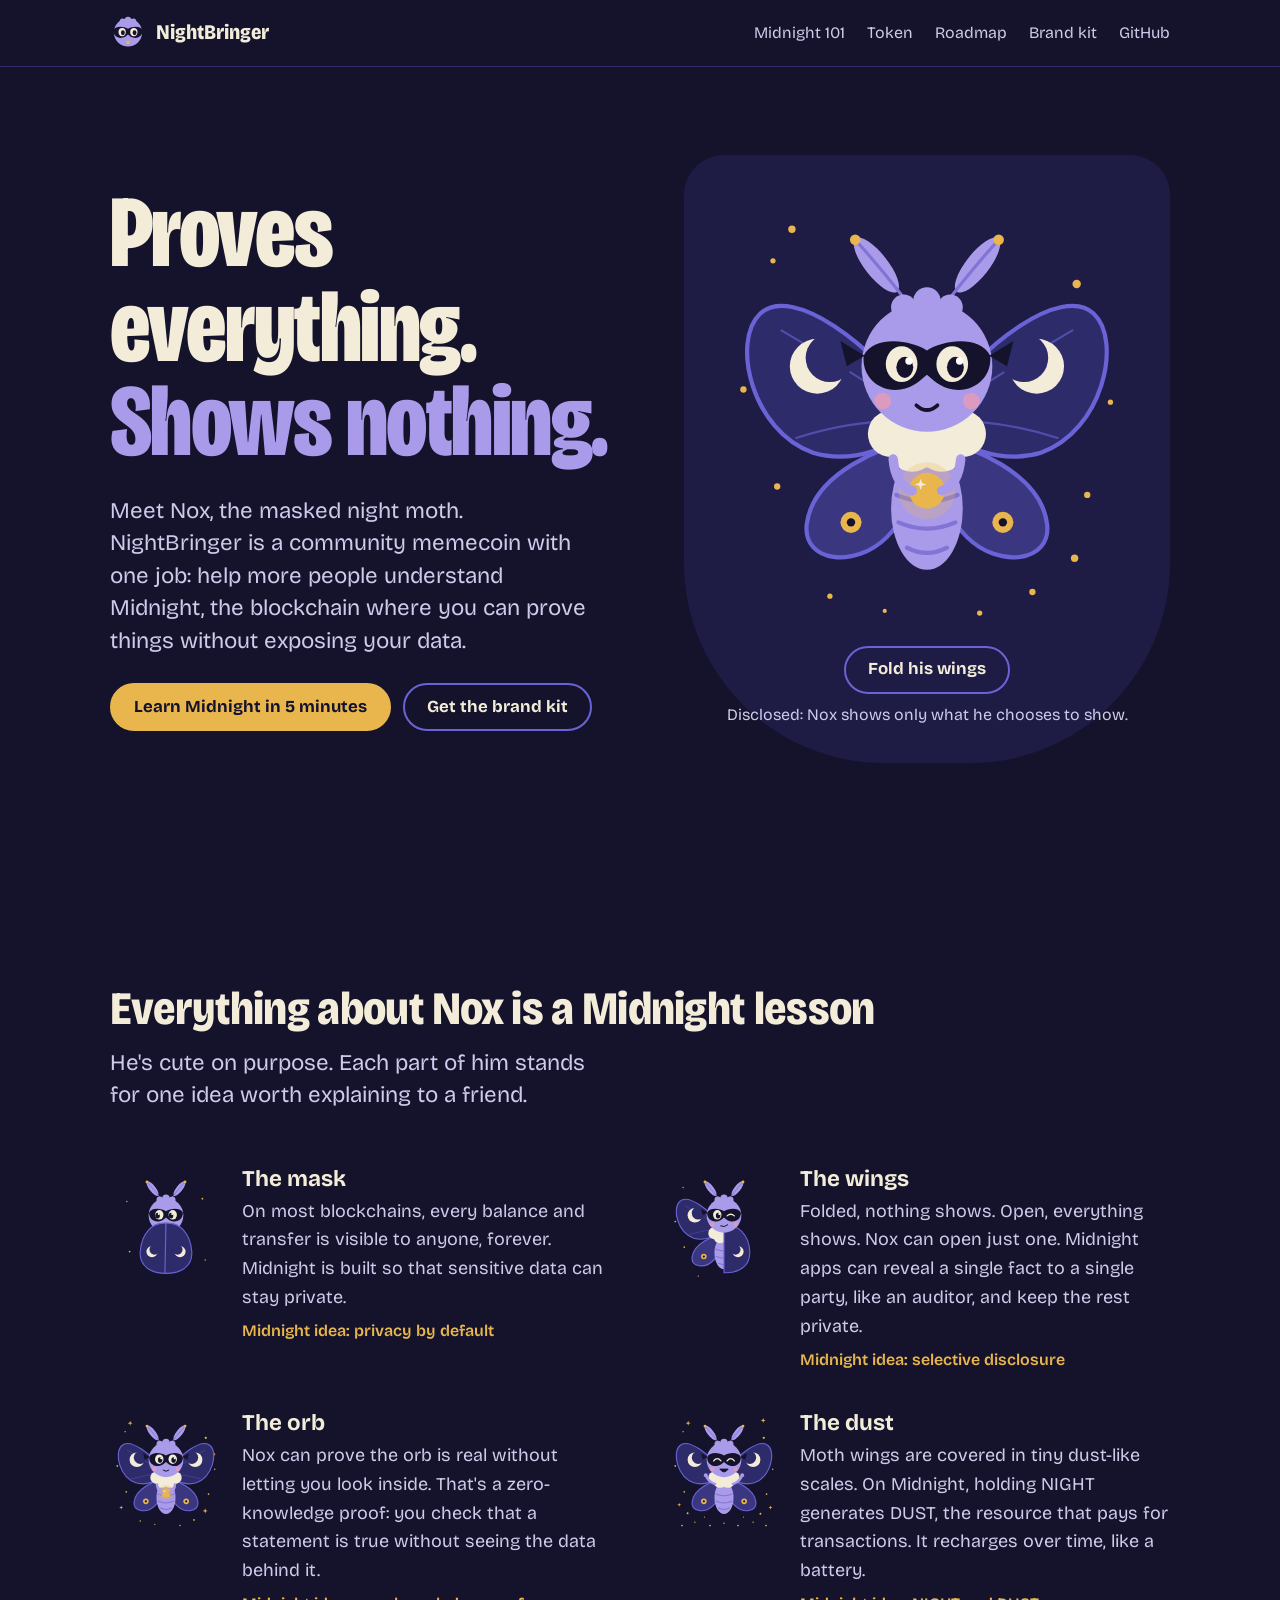
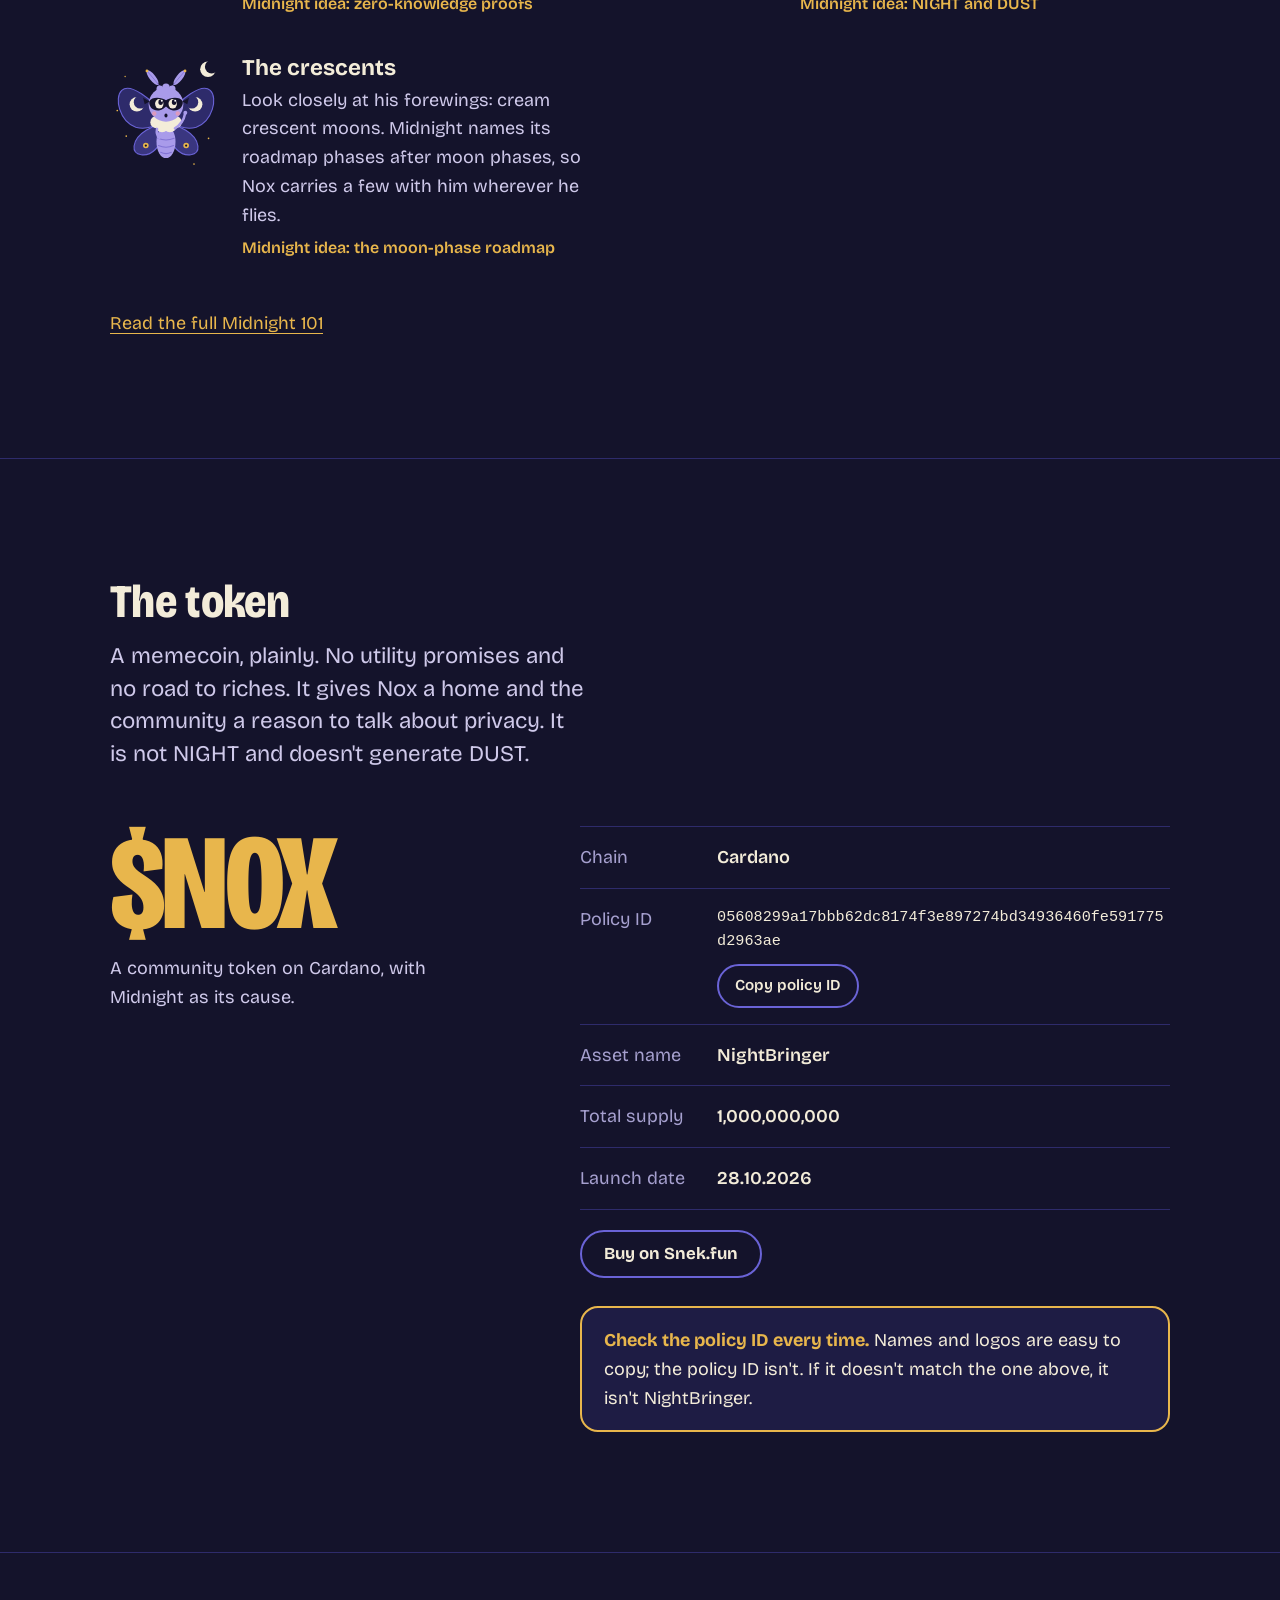
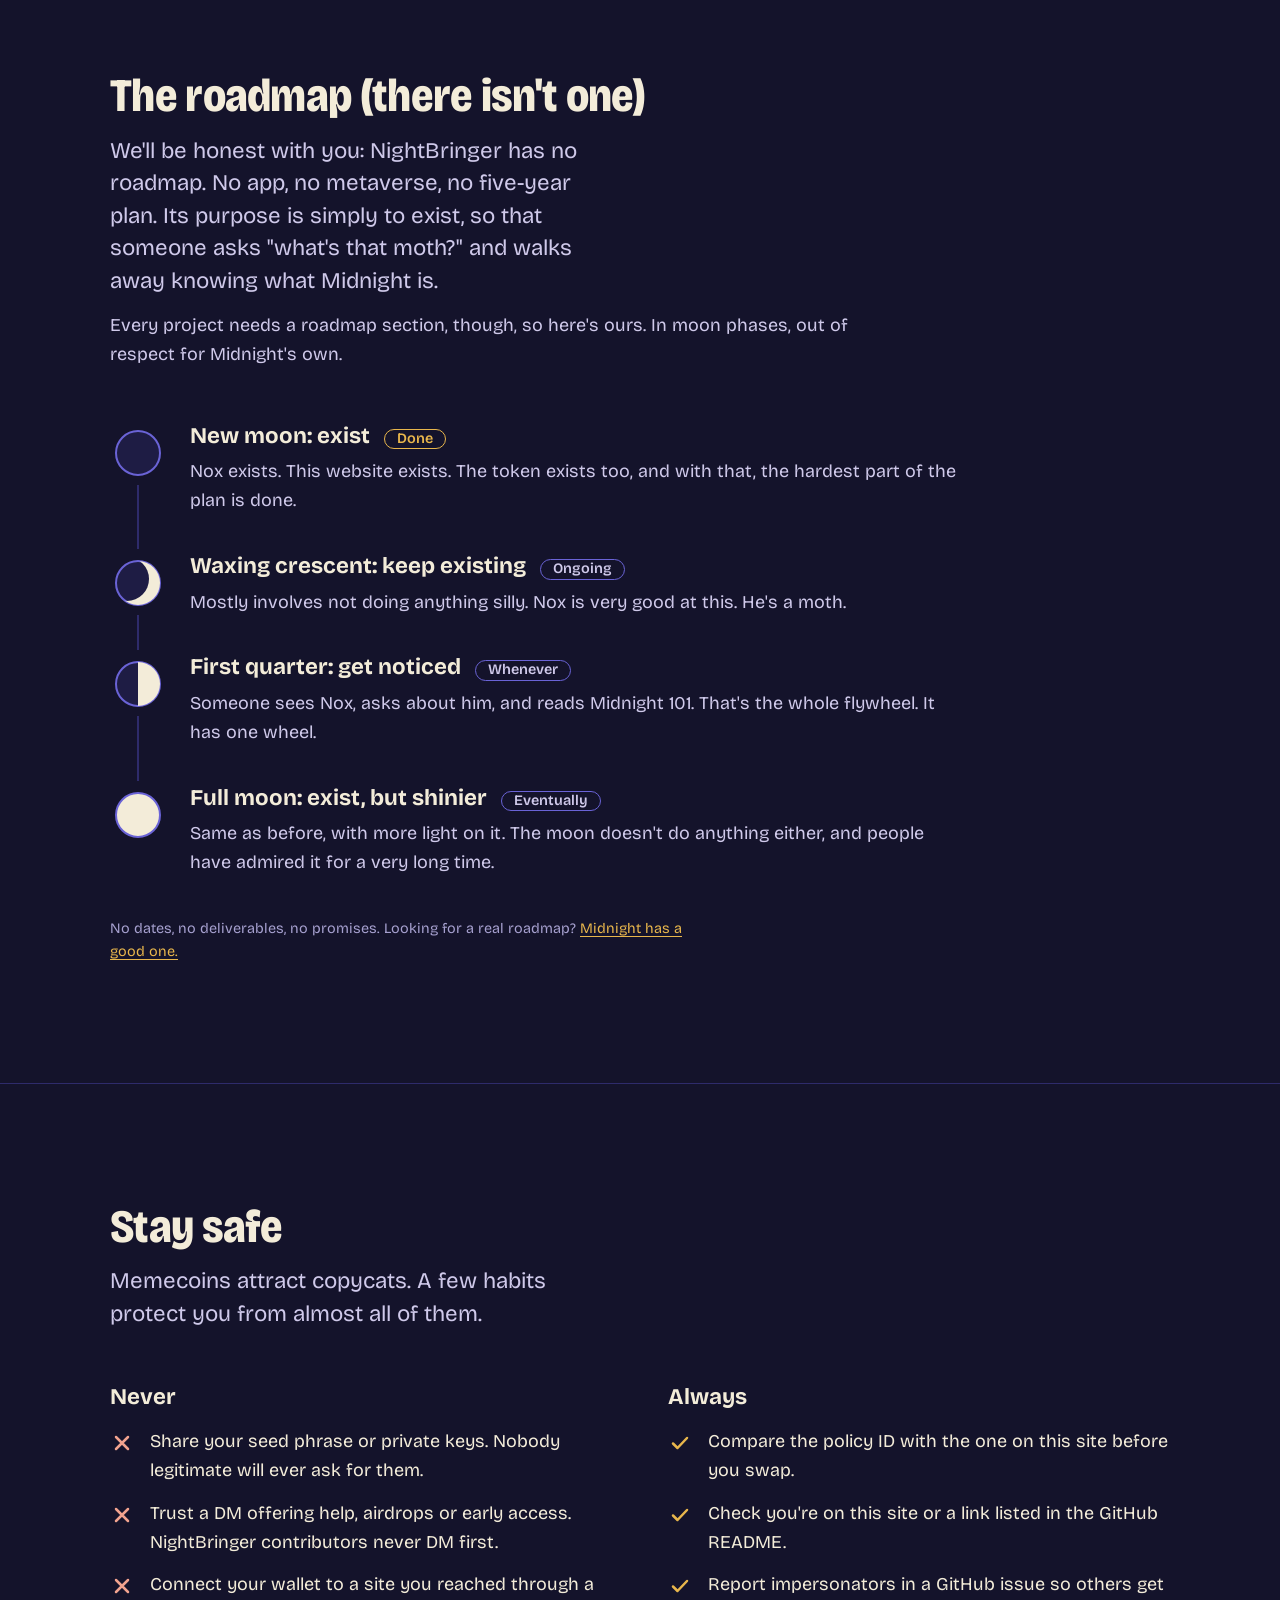
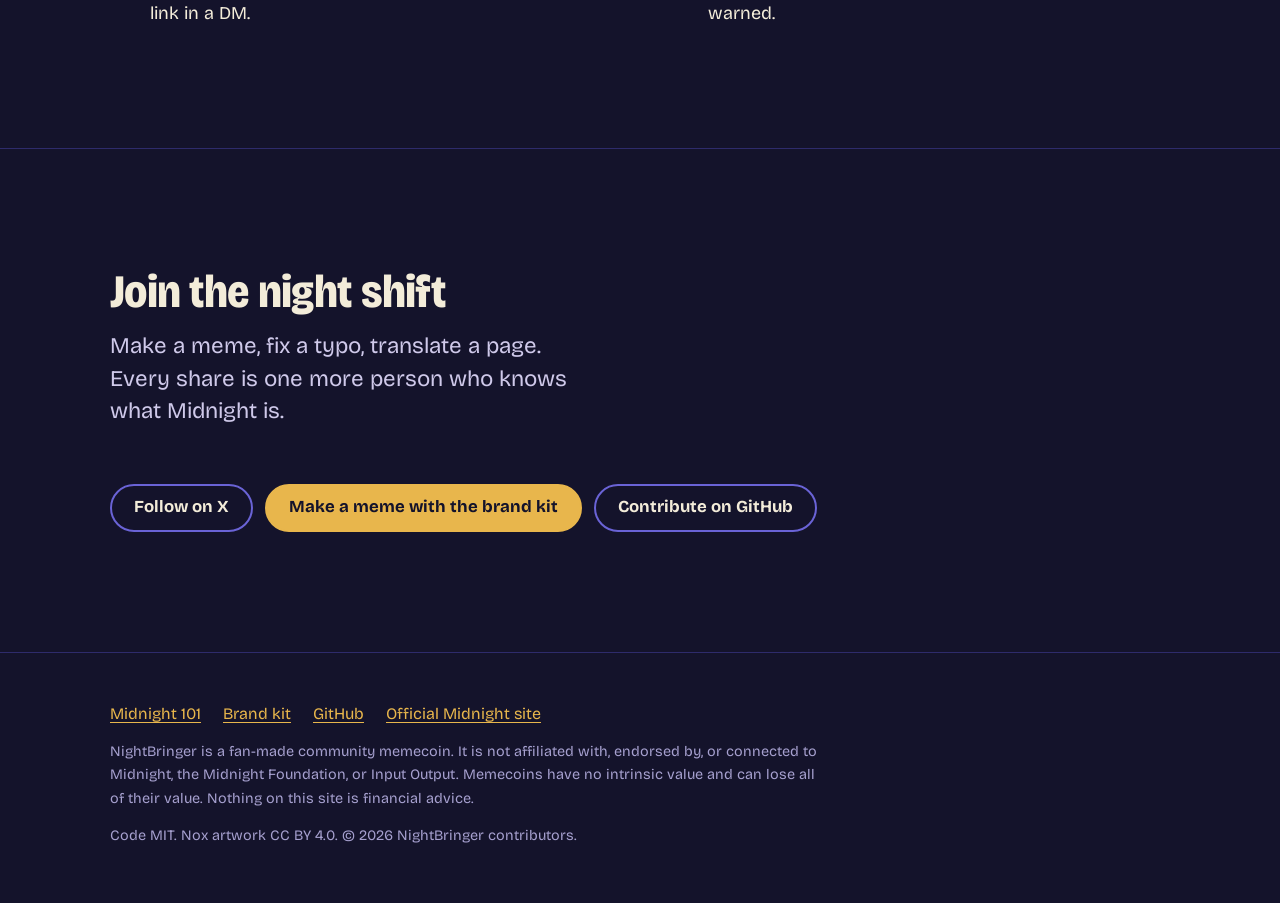
<file: site/index.html>
<!doctype html>
<html lang="en">
<head>
<meta charset="utf-8">
<meta name="viewport" content="width=device-width, initial-scale=1">
<title>NightBringer: home of Nox, the masked night moth</title>
<meta name="description" content="NightBringer is a community memecoin with one job: help more people understand Midnight, the privacy blockchain where you prove things without exposing your data.">
<meta name="theme-color" content="#14132B">
<link rel="icon" href="assets/brand/favicon.svg" type="image/svg+xml">
<link rel="canonical" href="https://nox-on-midnight.github.io/nox/index.html">
<meta property="og:type" content="website">
<meta property="og:title" content="NightBringer: Proves everything. Shows nothing.">
<meta property="og:description" content="Meet Nox, the masked night moth, and learn what Midnight is in five minutes.">
<meta property="og:url" content="https://nox-on-midnight.github.io/nox/index.html">
<meta property="og:image" content="https://nox-on-midnight.github.io/nox/assets/og.png">
<meta name="twitter:card" content="summary_large_image">
<link rel="preconnect" href="https://fonts.googleapis.com">
<link rel="preconnect" href="https://fonts.gstatic.com" crossorigin>
<link rel="stylesheet" href="https://fonts.googleapis.com/css2?family=Bricolage+Grotesque:opsz,wdth,wght@12..96,75..100,400..800&display=swap">
<link rel="stylesheet" href="assets/css/style.css">
</head>
<body>
<a class="skip" href="#main">Skip to content</a>

<header class="site-header">
  <div class="wrap">
    <a class="brand" href="index.html"><img src="assets/brand/favicon.svg" alt="" width="36" height="36">NightBringer</a>
    <nav class="site-nav" aria-label="Main">
      <ul>
        <li><a href="midnight.html">Midnight 101</a></li>
        <li><a href="#token">Token</a></li>
        <li><a href="#roadmap">Roadmap</a></li>
        <li><a href="brand.html">Brand kit</a></li>
        <li><a data-link="github" href="#" hidden>GitHub</a></li>
      </ul>
    </nav>
  </div>
</header>

<main id="main">

<section class="hero" aria-labelledby="hero-title">
  <div class="wrap">
    <div class="hero-copy">
      <h1 id="hero-title">Proves everything. <span>Shows nothing.</span></h1>
      <p class="lede">Meet Nox, the masked night moth. NightBringer is a community memecoin with one job: help more people understand Midnight, the blockchain where you can prove things without exposing your data.</p>
      <div class="actions">
        <a class="btn btn-primary" href="midnight.html">Learn Midnight in 5 minutes</a>
        <a class="btn" href="brand.html">Get the brand kit</a>
      </div>
    </div>

    <div class="stage">
      <svg id="nox" class="nox" viewBox="0 0 400 420" role="img" aria-labelledby="nox-title">
        <title id="nox-title">Nox, a plump lavender moth in a dark mask, holding a glowing golden orb</title>
        <g class="dust" fill="#E8B64C">
          <circle cx="58" cy="284" r="3"/><circle cx="342" cy="92" r="4"/><circle cx="352" cy="292" r="3"/><circle cx="54" cy="70" r="2.5"/><circle cx="300" cy="384" r="3"/><circle cx="108" cy="388" r="2.5"/><circle cx="374" cy="204" r="2.5"/><circle cx="26" cy="192" r="3"/><circle cx="160" cy="402" r="2"/><circle cx="250" cy="404" r="2.5"/><circle cx="72" cy="40" r="3.5"/><circle cx="340" cy="352" r="3.5"/>
        </g>
        <g class="wings">
          <path d="M192 238 C160 246 92 270 86 320 C82 356 132 362 162 332 C182 312 192 282 196 256 Z" fill="#3A3680" stroke="#6A63D6" stroke-width="4" stroke-linejoin="round"/>
          <path d="M208 238 C240 246 308 270 314 320 C318 356 268 362 238 332 C218 312 208 282 204 256 Z" fill="#3A3680" stroke="#6A63D6" stroke-width="4" stroke-linejoin="round"/>
          <circle cx="128" cy="318" r="10" fill="#E8B64C"/><circle cx="128" cy="318" r="4" fill="#14132B"/>
          <circle cx="272" cy="318" r="10" fill="#E8B64C"/><circle cx="272" cy="318" r="4" fill="#14132B"/>
          <path d="M190 210 C150 150 72 92 42 120 C14 146 34 232 92 252 C132 264 170 244 190 228 Z" fill="#2E2B6B" stroke="#6A63D6" stroke-width="4" stroke-linejoin="round"/>
          <path d="M210 210 C250 150 328 92 358 120 C386 146 366 232 308 252 C268 264 230 244 210 228 Z" fill="#2E2B6B" stroke="#6A63D6" stroke-width="4" stroke-linejoin="round"/>
          <g stroke="#6A63D6" stroke-width="2" fill="none" stroke-linecap="round" opacity=".6">
            <path d="M186 214 Q124 172 62 136"/><path d="M186 222 Q132 220 76 238"/>
            <path d="M214 214 Q276 172 338 136"/><path d="M214 222 Q268 220 324 238"/>
          </g>
          <circle cx="96" cy="170" r="26" fill="#F3ECD9"/><circle cx="108" cy="162" r="23" fill="#2E2B6B"/>
          <circle cx="304" cy="170" r="26" fill="#F3ECD9"/><circle cx="292" cy="162" r="23" fill="#2E2B6B"/>
        </g>
        <g class="body">
          <ellipse cx="200" cy="305" rx="34" ry="58" fill="#A99BEA"/>
          <g stroke="#8274D4" stroke-width="4" fill="none" stroke-linecap="round">
            <path d="M171 292 Q200 304 229 292"/><path d="M173 318 Q200 330 227 318"/><path d="M181 342 Q200 352 219 342"/>
          </g>
          <g fill="#F3ECD9">
            <circle cx="166" cy="234" r="22"/><circle cx="234" cy="234" r="22"/><circle cx="186" cy="246" r="24"/><circle cx="214" cy="246" r="24"/><circle cx="200" cy="240" r="26"/>
          </g>
          <circle cx="200" cy="288" r="27" fill="#E8B64C" opacity=".25"/>
          <circle cx="200" cy="288" r="17" fill="#E8B64C"/>
          <path d="M0 -9L2.2 -2.2L9 0L2.2 2.2L0 9L-2.2 2.2L-9 0L-2.2 -2.2Z" transform="translate(194 282) scale(.6)" fill="#F3ECD9"/>
          <path d="M168 258 Q170 282 186 288" stroke="#A99BEA" stroke-width="9" fill="none" stroke-linecap="round"/>
          <path d="M232 258 Q230 282 214 288" stroke="#A99BEA" stroke-width="9" fill="none" stroke-linecap="round"/>
        </g>
        <g class="head">
          <ellipse cx="152" cy="74" rx="11" ry="32" transform="rotate(-38 152 74)" fill="#A99BEA"/>
          <ellipse cx="248" cy="74" rx="11" ry="32" transform="rotate(38 248 74)" fill="#A99BEA"/>
          <path d="M186 116 Q166 88 132 50" stroke="#8274D4" stroke-width="3" fill="none" stroke-linecap="round"/>
          <path d="M214 116 Q234 88 268 50" stroke="#8274D4" stroke-width="3" fill="none" stroke-linecap="round"/>
          <circle cx="132" cy="50" r="5" fill="#E8B64C"/><circle cx="268" cy="50" r="5" fill="#E8B64C"/>
          <g fill="#A99BEA">
            <circle cx="178" cy="114" r="12"/><circle cx="200" cy="108" r="13"/><circle cx="222" cy="114" r="12"/>
            <circle cx="200" cy="170" r="62"/>
          </g>
          <g fill="#14132B">
            <path d="M141 160 L118 146 L124 170 Z"/><path d="M259 160 L282 146 L276 170 Z"/>
            <path d="M140 160 C150 140 185 145 200 155 C215 145 250 140 260 160 C262 180 245 195 225 192 C212 190 205 182 200 178 C195 182 188 190 175 192 C155 195 138 180 140 160 Z"/>
          </g>
          <ellipse cx="176" cy="168" rx="15" ry="17" fill="#F3ECD9"/><ellipse cx="224" cy="168" rx="15" ry="17" fill="#F3ECD9"/>
          <g class="pupils">
            <ellipse cx="179" cy="171" rx="8" ry="10" fill="#14132B"/><ellipse cx="227" cy="171" rx="8" ry="10" fill="#14132B"/>
            <circle cx="183" cy="165" r="3.5" fill="#FFFFFF"/><circle cx="231" cy="165" r="3.5" fill="#FFFFFF"/>
          </g>
          <circle cx="158" cy="203" r="8" fill="#E99AB4" opacity=".8"/><circle cx="242" cy="203" r="8" fill="#E99AB4" opacity=".8"/>
          <path d="M190 207 Q200 216 210 207" stroke="#14132B" stroke-width="3.5" fill="none" stroke-linecap="round"/>
        </g>
        <g class="cloak">
          <path d="M200 198 C150 194 112 236 108 300 C104 352 146 380 204 378 Z" fill="#2E2B6B" stroke="#6A63D6" stroke-width="4" stroke-linejoin="round"/>
          <path d="M200 198 C250 194 288 236 292 300 C296 352 254 380 196 378 Z" fill="#2E2B6B" stroke="#6A63D6" stroke-width="4" stroke-linejoin="round"/>
          <circle cx="150" cy="300" r="20" fill="#F3ECD9"/><circle cx="159" cy="293" r="18" fill="#2E2B6B"/>
          <circle cx="250" cy="300" r="20" fill="#F3ECD9"/><circle cx="241" cy="293" r="18" fill="#2E2B6B"/>
        </g>
      </svg>
      <div class="stage-controls">
        <button id="wing-toggle" class="btn" type="button" aria-pressed="false" aria-describedby="nox-caption">Fold his wings</button>
        <p id="nox-caption" class="stage-caption" aria-live="polite">Disclosed: Nox shows only what he chooses to show.</p>
      </div>
    </div>
  </div>
</section>

<section class="section" id="why-nox" aria-labelledby="why-title">
  <div class="wrap">
    <div class="section-head">
      <h2 id="why-title">Everything about Nox is a Midnight lesson</h2>
      <p class="lede">He's cute on purpose. Each part of him stands for one idea worth explaining to a friend.</p>
    </div>
    <ul class="traits">
      <li class="trait">
        <img src="assets/brand/nox-shielded.svg" alt="" width="112" height="118" loading="lazy">
        <div>
          <h3>The mask</h3>
          <p>On most blockchains, every balance and transfer is visible to anyone, forever. Midnight is built so that sensitive data can stay private.</p>
          <span class="means">Midnight idea: privacy by default</span>
        </div>
      </li>
      <li class="trait">
        <img src="assets/brand/nox-selective-disclosure.svg" alt="" width="112" height="118" loading="lazy">
        <div>
          <h3>The wings</h3>
          <p>Folded, nothing shows. Open, everything shows. Nox can open just one. Midnight apps can reveal a single fact to a single party, like an auditor, and keep the rest private.</p>
          <span class="means">Midnight idea: selective disclosure</span>
        </div>
      </li>
      <li class="trait">
        <img src="assets/brand/nox.svg" alt="" width="112" height="118" loading="lazy">
        <div>
          <h3>The orb</h3>
          <p>Nox can prove the orb is real without letting you look inside. That's a zero-knowledge proof: you check that a statement is true without seeing the data behind it.</p>
          <span class="means">Midnight idea: zero-knowledge proofs</span>
        </div>
      </li>
      <li class="trait">
        <img src="assets/brand/nox-dust-drop.svg" alt="" width="112" height="118" loading="lazy">
        <div>
          <h3>The dust</h3>
          <p>Moth wings are covered in tiny dust-like scales. On Midnight, holding NIGHT generates DUST, the resource that pays for transactions. It recharges over time, like a battery.</p>
          <span class="means">Midnight idea: NIGHT and DUST</span>
        </div>
      </li>
      <li class="trait">
        <img src="assets/brand/nox-wen-moon.svg" alt="" width="112" height="118" loading="lazy">
        <div>
          <h3>The crescents</h3>
          <p>Look closely at his forewings: cream crescent moons. Midnight names its roadmap phases after moon phases, so Nox carries a few with him wherever he flies.</p>
          <span class="means">Midnight idea: the moon-phase roadmap</span>
        </div>
      </li>
    </ul>
    <p style="margin-top: 48px"><a href="midnight.html">Read the full Midnight 101</a></p>
  </div>
</section>

<section class="section" id="token" aria-labelledby="token-title">
  <div class="wrap">
    <div class="section-head">
      <h2 id="token-title">The token</h2>
      <p class="lede">A memecoin, plainly. No utility promises and no road to riches. It gives Nox a home and the community a reason to talk about privacy. It is not NIGHT and doesn't generate DUST.</p>
    </div>
    <div class="token">
      <div>
        <p class="ticker" data-config="ticker" data-fallback="$???">$???</p>
        <p class="muted" style="margin-top: 12px">A community token on <span data-config="chain" data-fallback="Cardano">Cardano</span>, with Midnight as its cause.</p>
      </div>
      <div>
        <dl class="specs">
          <dt>Chain</dt><dd data-config="chain">Cardano</dd>
          <dt>Policy ID</dt>
          <dd>
            <div class="policy">
              <code data-config="policyId">Not announced yet</code>
              <button class="copy-btn" type="button" data-copy-config="policyId" data-copy-label="Policy ID">Copy policy ID</button>
            </div>
          </dd>
          <dt>Asset name</dt><dd data-config="assetName" data-fallback="Same as the ticker">Same as the ticker</dd>
          <dt>Total supply</dt><dd data-config="totalSupply">Not announced yet</dd>
          <dt>Launch date</dt><dd data-config="launchDate">Not announced yet</dd>
        </dl>
        <p class="actions" style="margin-top: 20px">
          <a class="btn" data-link="explorer" href="#" hidden>View on explorer</a>
          <a class="btn" data-link="dex" href="#" hidden>Buy on Snek.fun</a>
        </p>
        <div class="notice" data-if-not-launched>
          <strong>Not launched yet.</strong> Any token using the NightBringer name or Nox right now is not ours. The policy ID will appear here and in the GitHub README at the same moment.
        </div>
        <div class="notice" data-if-launched hidden>
          <strong>Check the policy ID every time.</strong> Names and logos are easy to copy; the policy ID isn't. If it doesn't match the one above, it isn't NightBringer.
        </div>
      </div>
    </div>
  </div>
</section>

<section class="section" id="roadmap" aria-labelledby="roadmap-title">
  <div class="wrap">
    <div class="section-head">
      <h2 id="roadmap-title">The roadmap (there isn't one)</h2>
      <p class="lede">We'll be honest with you: NightBringer has no roadmap. No app, no metaverse, no five-year plan. Its purpose is simply to exist, so that someone asks "what's that moth?" and walks away knowing what Midnight is.</p>
      <p class="muted">Every project needs a roadmap section, though, so here's ours. In moon phases, out of respect for Midnight's own.</p>
    </div>
    <ol class="phases">
      <li class="phase">
        <svg viewBox="0 0 56 56" aria-hidden="true"><circle cx="28" cy="28" r="22" fill="#1E1C44" stroke="#6A63D6" stroke-width="2"/></svg>
        <div>
          <h3>New moon: exist <span class="status done">Done</span></h3>
          <p>Nox exists. This website exists. The token exists too, and with that, the hardest part of the plan is done.</p>
        </div>
      </li>
      <li class="phase">
        <svg viewBox="0 0 56 56" aria-hidden="true">
          <defs><mask id="m-crescent"><rect width="56" height="56" fill="#fff"/><circle cx="17" cy="24" r="22" fill="#000"/></mask></defs>
          <circle cx="28" cy="28" r="22" fill="#1E1C44" stroke="#6A63D6" stroke-width="2"/>
          <circle cx="28" cy="28" r="22" fill="#F3ECD9" mask="url(#m-crescent)"/>
        </svg>
        <div>
          <h3>Waxing crescent: keep existing <span class="status">Ongoing</span></h3>
          <p>Mostly involves not doing anything silly. Nox is very good at this. He's a moth.</p>
        </div>
      </li>
      <li class="phase">
        <svg viewBox="0 0 56 56" aria-hidden="true">
          <circle cx="28" cy="28" r="22" fill="#1E1C44" stroke="#6A63D6" stroke-width="2"/>
          <path d="M28 6 A22 22 0 0 1 28 50 Z" fill="#F3ECD9"/>
        </svg>
        <div>
          <h3>First quarter: get noticed <span class="status">Whenever</span></h3>
          <p>Someone sees Nox, asks about him, and reads Midnight 101. That's the whole flywheel. It has one wheel.</p>
        </div>
      </li>
      <li class="phase">
        <svg viewBox="0 0 56 56" aria-hidden="true"><circle cx="28" cy="28" r="22" fill="#F3ECD9" stroke="#6A63D6" stroke-width="2"/></svg>
        <div>
          <h3>Full moon: exist, but shinier <span class="status">Eventually</span></h3>
          <p>Same as before, with more light on it. The moon doesn't do anything either, and people have admired it for a very long time.</p>
        </div>
      </li>
    </ol>
    <p class="small">No dates, no deliverables, no promises. Looking for a real roadmap? <a href="midnight.html#roadmap">Midnight has a good one.</a></p>
  </div>
</section>

<section class="section" id="safety" aria-labelledby="safety-title">
  <div class="wrap">
    <div class="section-head">
      <h2 id="safety-title">Stay safe</h2>
      <p class="lede">Memecoins attract copycats. A few habits protect you from almost all of them.</p>
    </div>
    <div class="safety">
      <div>
        <h3>Never</h3>
        <ul class="rule-list never">
          <li><svg viewBox="0 0 24 24" fill="none" stroke="currentColor" stroke-width="2.5" stroke-linecap="round" aria-hidden="true"><path d="M6 6l12 12M18 6L6 18"/></svg><span>Share your seed phrase or private keys. Nobody legitimate will ever ask for them.</span></li>
          <li><svg viewBox="0 0 24 24" fill="none" stroke="currentColor" stroke-width="2.5" stroke-linecap="round" aria-hidden="true"><path d="M6 6l12 12M18 6L6 18"/></svg><span>Trust a DM offering help, airdrops or early access. NightBringer contributors never DM first.</span></li>
          <li><svg viewBox="0 0 24 24" fill="none" stroke="currentColor" stroke-width="2.5" stroke-linecap="round" aria-hidden="true"><path d="M6 6l12 12M18 6L6 18"/></svg><span>Connect your wallet to a site you reached through a link in a DM.</span></li>
        </ul>
      </div>
      <div>
        <h3>Always</h3>
        <ul class="rule-list always">
          <li><svg viewBox="0 0 24 24" fill="none" stroke="currentColor" stroke-width="2.5" stroke-linecap="round" stroke-linejoin="round" aria-hidden="true"><path d="M5 12.5l4.5 4.5L19 7"/></svg><span>Compare the policy ID with the one on this site before you swap.</span></li>
          <li><svg viewBox="0 0 24 24" fill="none" stroke="currentColor" stroke-width="2.5" stroke-linecap="round" stroke-linejoin="round" aria-hidden="true"><path d="M5 12.5l4.5 4.5L19 7"/></svg><span>Check you're on this site or a link listed in the GitHub README.</span></li>
          <li><svg viewBox="0 0 24 24" fill="none" stroke="currentColor" stroke-width="2.5" stroke-linecap="round" stroke-linejoin="round" aria-hidden="true"><path d="M5 12.5l4.5 4.5L19 7"/></svg><span>Report impersonators in a GitHub issue so others get warned.</span></li>
        </ul>
      </div>
    </div>
  </div>
</section>

<section class="section" id="community" aria-labelledby="community-title">
  <div class="wrap">
    <div class="section-head">
      <h2 id="community-title">Join the night shift</h2>
      <p class="lede">Make a meme, fix a typo, translate a page. Every share is one more person who knows what Midnight is.</p>
    </div>
    <ul class="channels">
      <li hidden><a class="btn" data-link="x" data-channel href="#">Follow on X</a></li>
      <li hidden><a class="btn" data-link="telegram" data-channel href="#">Join Telegram</a></li>
      <li hidden><a class="btn" data-link="discord" data-channel href="#">Join Discord</a></li>
      <li><a class="btn btn-primary" href="brand.html">Make a meme with the brand kit</a></li>
      <li hidden><a class="btn" data-link="github" href="#">Contribute on GitHub</a></li>
    </ul>
    <p class="muted" style="margin-top: 20px" data-if-no-channels>Official channels will be listed here at launch. Until then, any account claiming to be NightBringer isn't us.</p>
  </div>
</section>

</main>

<footer class="site-footer">
  <div class="wrap">
    <ul class="footer-links">
      <li><a href="midnight.html">Midnight 101</a></li>
      <li><a href="brand.html">Brand kit</a></li>
      <li><a data-link="github" href="#" hidden>GitHub</a></li>
      <li><a href="https://midnight.network">Official Midnight site</a></li>
    </ul>
    <p>NightBringer is a fan-made community memecoin. It is not affiliated with, endorsed by, or connected to Midnight, the Midnight Foundation, or Input Output. Memecoins have no intrinsic value and can lose all of their value. Nothing on this site is financial advice.</p>
    <p>Code MIT. Nox artwork CC BY 4.0. © <span data-year>2026</span> NightBringer contributors.</p>
  </div>
</footer>

<script src="assets/js/config.js"></script>
<script src="assets/js/main.js"></script>
</body>
</html>
</file>
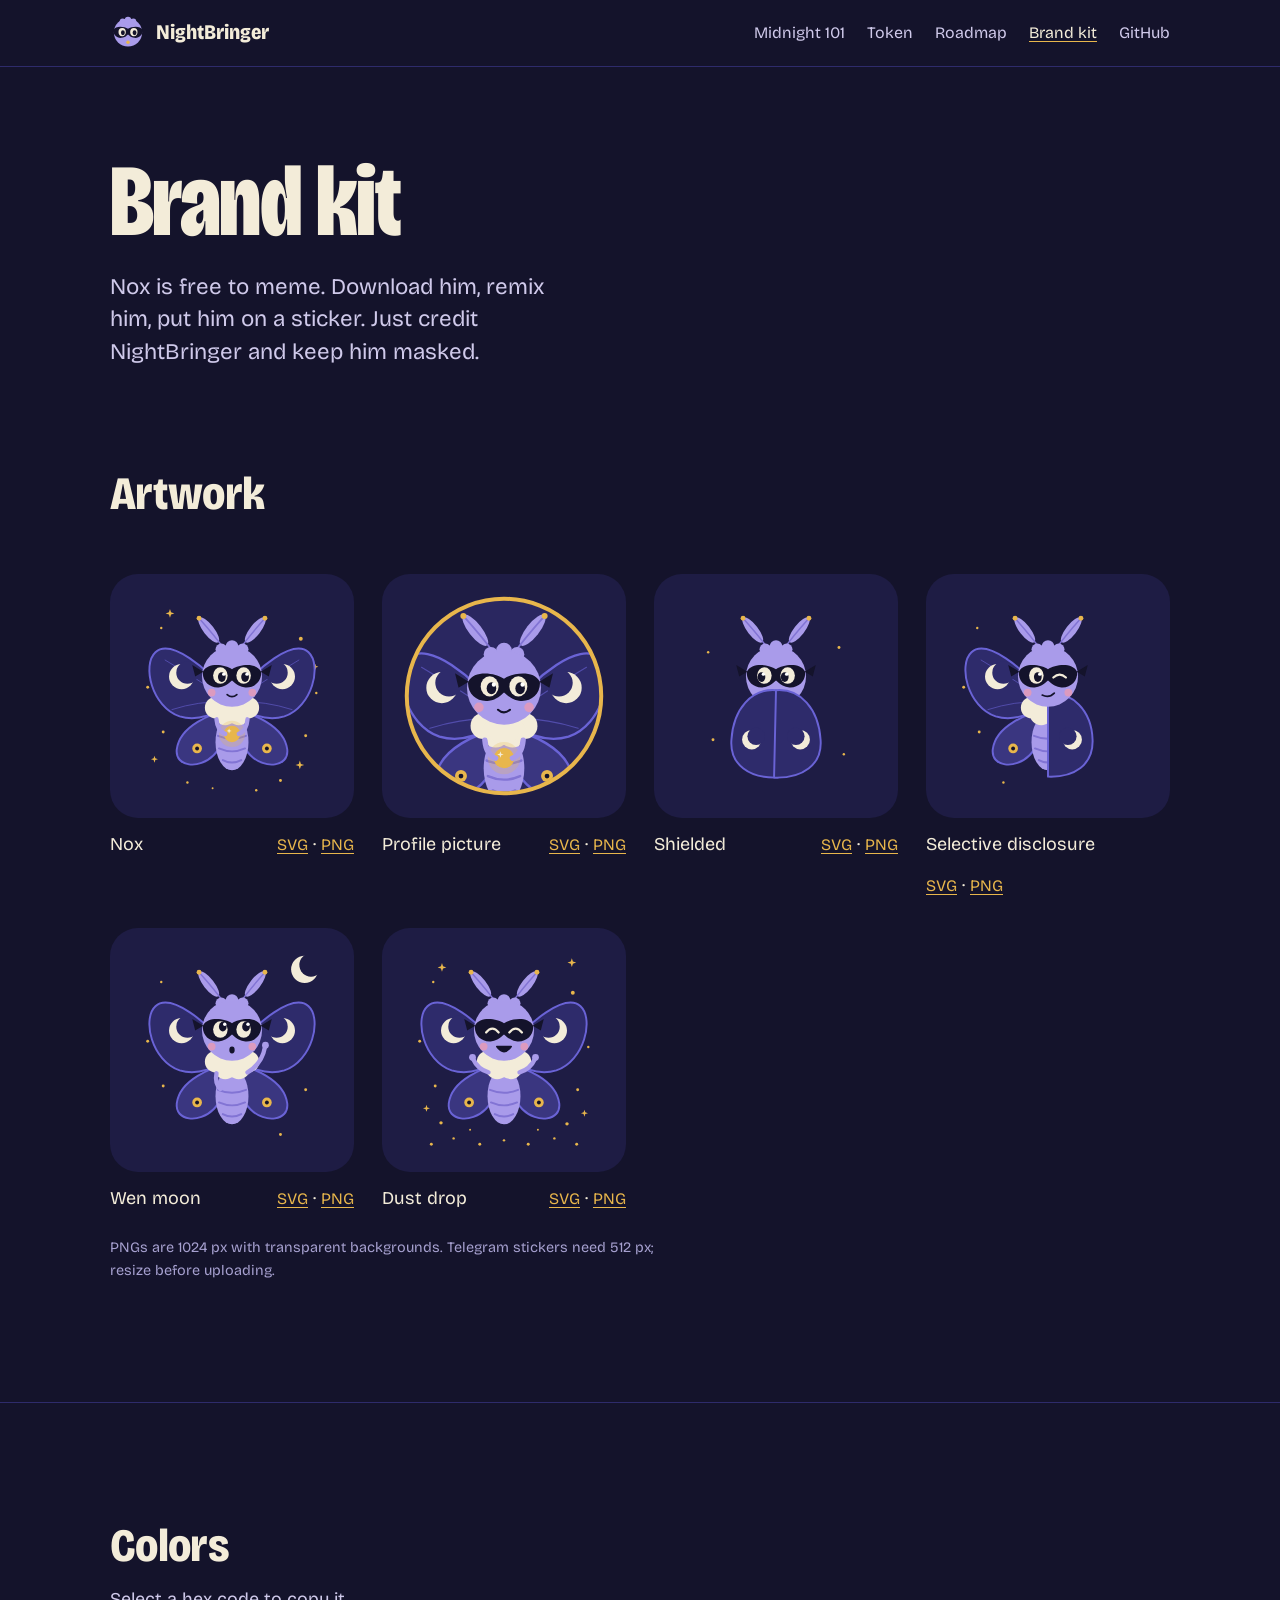
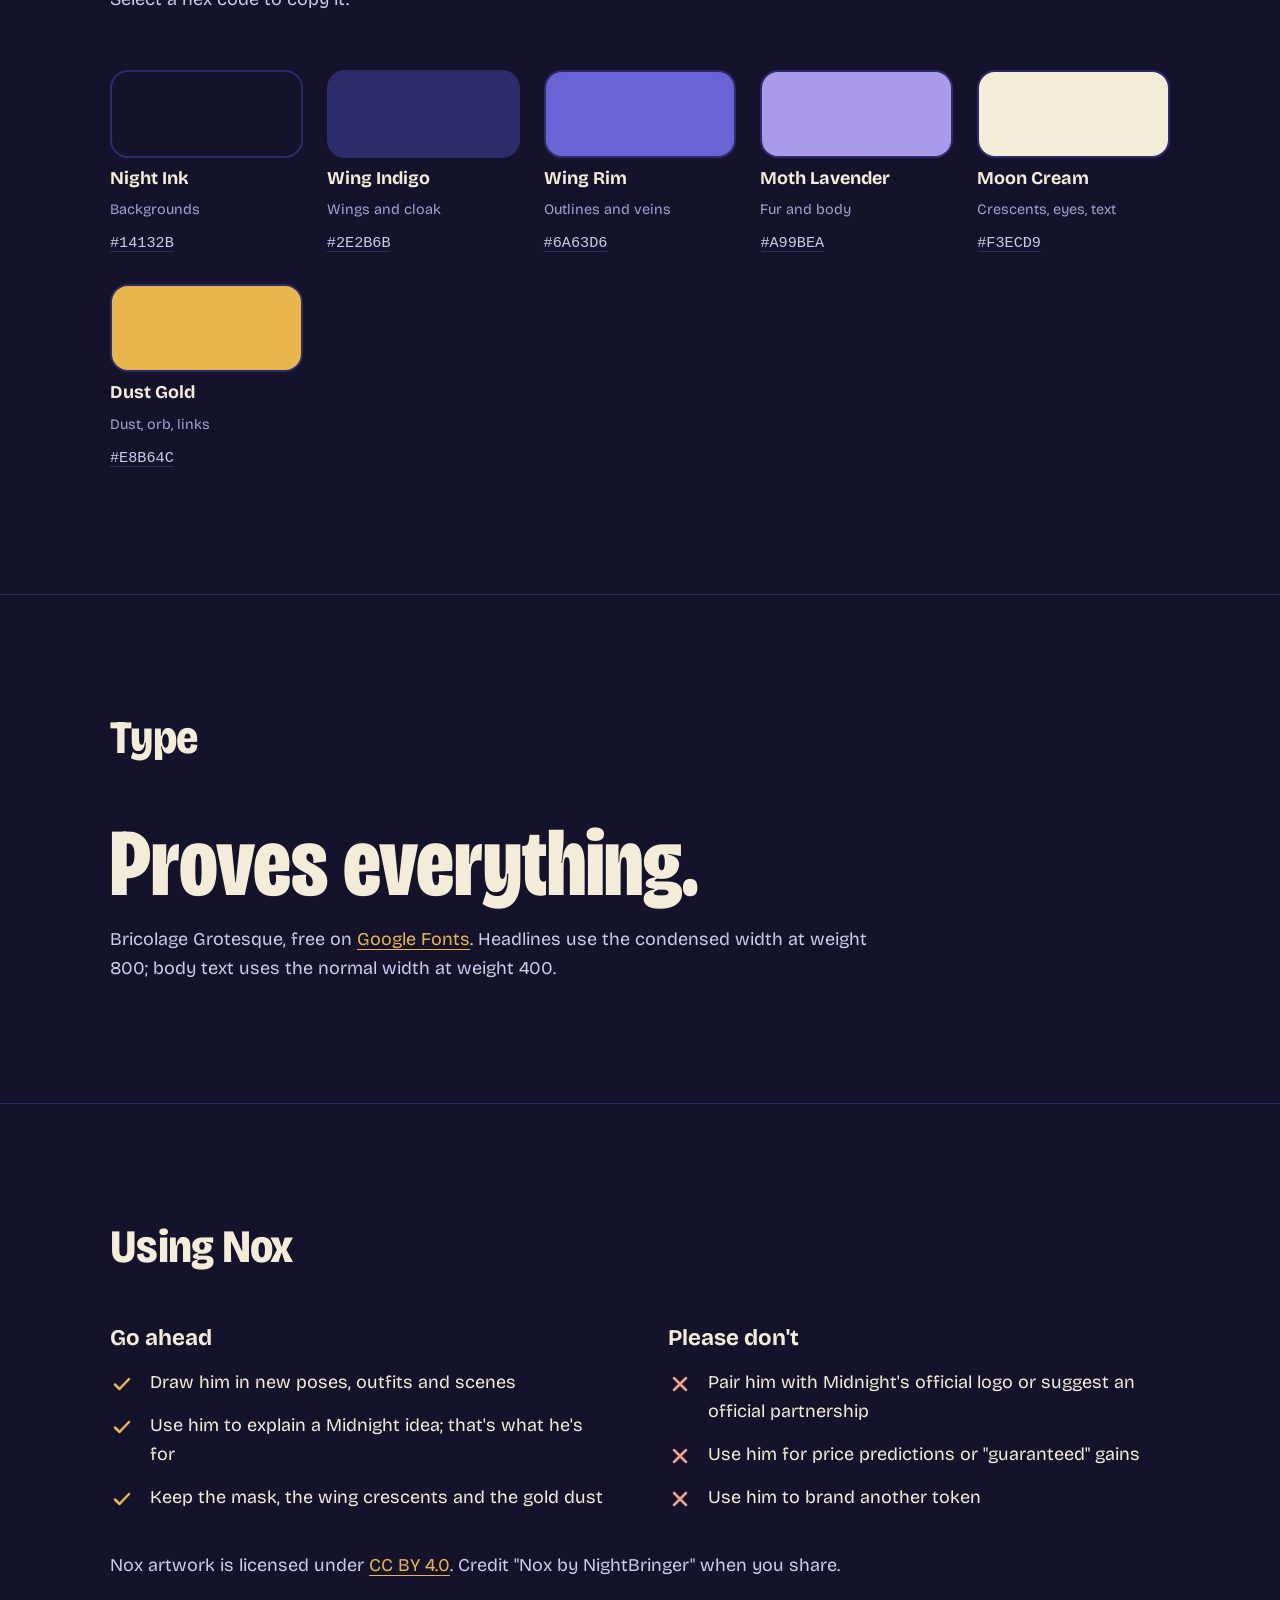
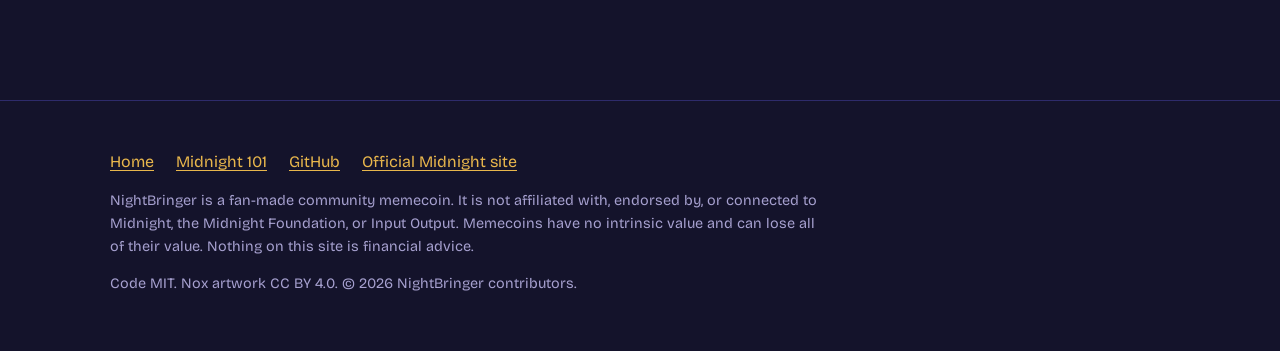
<file: site/brand.html>
<!doctype html>
<html lang="en">
<head>
<meta charset="utf-8">
<meta name="viewport" content="width=device-width, initial-scale=1">
<title>Brand kit: Nox artwork, colors and type | NightBringer</title>
<meta name="description" content="Download Nox, the masked night moth: SVG and PNG artwork, stickers, colors and type. Free to remix under CC BY 4.0.">
<meta name="theme-color" content="#14132B">
<link rel="icon" href="assets/brand/favicon.svg" type="image/svg+xml">
<link rel="canonical" href="https://nox-on-midnight.github.io/nox/brand.html">
<meta property="og:type" content="website">
<meta property="og:title" content="Nox brand kit">
<meta property="og:description" content="Mascot art, stickers, colors and type. Free to remix.">
<meta property="og:url" content="https://nox-on-midnight.github.io/nox/brand.html">
<meta property="og:image" content="https://nox-on-midnight.github.io/nox/assets/og.png">
<meta name="twitter:card" content="summary_large_image">
<link rel="preconnect" href="https://fonts.googleapis.com">
<link rel="preconnect" href="https://fonts.gstatic.com" crossorigin>
<link rel="stylesheet" href="https://fonts.googleapis.com/css2?family=Bricolage+Grotesque:opsz,wdth,wght@12..96,75..100,400..800&display=swap">
<link rel="stylesheet" href="assets/css/style.css">
</head>
<body>
<a class="skip" href="#main">Skip to content</a>

<header class="site-header">
  <div class="wrap">
    <a class="brand" href="index.html"><img src="assets/brand/favicon.svg" alt="" width="36" height="36">NightBringer</a>
    <nav class="site-nav" aria-label="Main">
      <ul>
        <li><a href="midnight.html">Midnight 101</a></li>
        <li><a href="index.html#token">Token</a></li>
        <li><a href="index.html#roadmap">Roadmap</a></li>
        <li><a href="brand.html" aria-current="page">Brand kit</a></li>
        <li><a data-link="github" href="#" hidden>GitHub</a></li>
      </ul>
    </nav>
  </div>
</header>

<main id="main">
<section class="hero" aria-labelledby="page-title">
  <div class="wrap" style="display: grid; gap: 22px; grid-template-columns: minmax(0, 1fr)">
    <h1 id="page-title">Brand kit</h1>
    <p class="lede">Nox is free to meme. Download him, remix him, put him on a sticker. Just credit NightBringer and keep him masked.</p>
  </div>
</section>

<section class="section" style="padding-top: 0; border-top: 0" aria-labelledby="art-title">
  <div class="wrap">
    <div class="section-head"><h2 id="art-title">Artwork</h2></div>
    <ul class="gallery">
      <li><figure>
        <div class="art"><img src="assets/brand/nox.svg" alt="Nox holding his golden orb" loading="lazy"></div>
        <figcaption><span>Nox</span><span><a href="assets/brand/nox.svg" download>SVG</a> · <a href="assets/brand/png/nox.png" download>PNG</a></span></figcaption>
      </figure></li>
      <li><figure>
        <div class="art"><img src="assets/brand/nox-avatar.svg" alt="Round Nox profile picture with a gold ring" loading="lazy"></div>
        <figcaption><span>Profile picture</span><span><a href="assets/brand/nox-avatar.svg" download>SVG</a> · <a href="assets/brand/png/nox-avatar.png" download>PNG</a></span></figcaption>
      </figure></li>
      <li><figure>
        <div class="art"><img src="assets/brand/nox-shielded.svg" alt="Nox wrapped in his wings" loading="lazy"></div>
        <figcaption><span>Shielded</span><span><a href="assets/brand/nox-shielded.svg" download>SVG</a> · <a href="assets/brand/png/nox-shielded.png" download>PNG</a></span></figcaption>
      </figure></li>
      <li><figure>
        <div class="art"><img src="assets/brand/nox-selective-disclosure.svg" alt="Nox with one wing open, winking" loading="lazy"></div>
        <figcaption><span>Selective disclosure</span><span><a href="assets/brand/nox-selective-disclosure.svg" download>SVG</a> · <a href="assets/brand/png/nox-selective-disclosure.png" download>PNG</a></span></figcaption>
      </figure></li>
      <li><figure>
        <div class="art"><img src="assets/brand/nox-wen-moon.svg" alt="Nox pointing at a crescent moon" loading="lazy"></div>
        <figcaption><span>Wen moon</span><span><a href="assets/brand/nox-wen-moon.svg" download>SVG</a> · <a href="assets/brand/png/nox-wen-moon.png" download>PNG</a></span></figcaption>
      </figure></li>
      <li><figure>
        <div class="art"><img src="assets/brand/nox-dust-drop.svg" alt="Nox grinning with dust falling from his wings" loading="lazy"></div>
        <figcaption><span>Dust drop</span><span><a href="assets/brand/nox-dust-drop.svg" download>SVG</a> · <a href="assets/brand/png/nox-dust-drop.png" download>PNG</a></span></figcaption>
      </figure></li>
    </ul>
    <p class="small" style="margin-top: 24px">PNGs are 1024 px with transparent backgrounds. Telegram stickers need 512 px; resize before uploading.</p>
  </div>
</section>

<section class="section" aria-labelledby="color-title">
  <div class="wrap">
    <div class="section-head">
      <h2 id="color-title">Colors</h2>
      <p class="muted">Select a hex code to copy it.</p>
    </div>
    <ul class="swatches">
      <li class="swatch"><div class="chip" style="background: #14132B"></div><strong>Night Ink</strong><span class="small">Backgrounds</span><button type="button" data-copy="#14132B">#14132B</button></li>
      <li class="swatch"><div class="chip" style="background: #2E2B6B"></div><strong>Wing Indigo</strong><span class="small">Wings and cloak</span><button type="button" data-copy="#2E2B6B">#2E2B6B</button></li>
      <li class="swatch"><div class="chip" style="background: #6A63D6"></div><strong>Wing Rim</strong><span class="small">Outlines and veins</span><button type="button" data-copy="#6A63D6">#6A63D6</button></li>
      <li class="swatch"><div class="chip" style="background: #A99BEA"></div><strong>Moth Lavender</strong><span class="small">Fur and body</span><button type="button" data-copy="#A99BEA">#A99BEA</button></li>
      <li class="swatch"><div class="chip" style="background: #F3ECD9"></div><strong>Moon Cream</strong><span class="small">Crescents, eyes, text</span><button type="button" data-copy="#F3ECD9">#F3ECD9</button></li>
      <li class="swatch"><div class="chip" style="background: #E8B64C"></div><strong>Dust Gold</strong><span class="small">Dust, orb, links</span><button type="button" data-copy="#E8B64C">#E8B64C</button></li>
    </ul>
  </div>
</section>

<section class="section" aria-labelledby="type-title">
  <div class="wrap">
    <div class="section-head"><h2 id="type-title">Type</h2></div>
    <p style="font-size: clamp(3rem, 9vw, 6rem); font-weight: 800; font-stretch: 75%; line-height: .95">Proves everything.</p>
    <p class="muted" style="margin-top: 16px">Bricolage Grotesque, free on <a href="https://fonts.google.com/specimen/Bricolage+Grotesque">Google Fonts</a>. Headlines use the condensed width at weight 800; body text uses the normal width at weight 400.</p>
  </div>
</section>

<section class="section" aria-labelledby="rules-title">
  <div class="wrap">
    <div class="section-head"><h2 id="rules-title">Using Nox</h2></div>
    <div class="dos">
      <div>
        <h3 style="margin-bottom: 18px">Go ahead</h3>
        <ul class="rule-list always">
          <li><svg viewBox="0 0 24 24" fill="none" stroke="currentColor" stroke-width="2.5" stroke-linecap="round" stroke-linejoin="round" aria-hidden="true"><path d="M5 12.5l4.5 4.5L19 7"/></svg><span>Draw him in new poses, outfits and scenes</span></li>
          <li><svg viewBox="0 0 24 24" fill="none" stroke="currentColor" stroke-width="2.5" stroke-linecap="round" stroke-linejoin="round" aria-hidden="true"><path d="M5 12.5l4.5 4.5L19 7"/></svg><span>Use him to explain a Midnight idea; that's what he's for</span></li>
          <li><svg viewBox="0 0 24 24" fill="none" stroke="currentColor" stroke-width="2.5" stroke-linecap="round" stroke-linejoin="round" aria-hidden="true"><path d="M5 12.5l4.5 4.5L19 7"/></svg><span>Keep the mask, the wing crescents and the gold dust</span></li>
        </ul>
      </div>
      <div>
        <h3 style="margin-bottom: 18px">Please don't</h3>
        <ul class="rule-list never">
          <li><svg viewBox="0 0 24 24" fill="none" stroke="currentColor" stroke-width="2.5" stroke-linecap="round" aria-hidden="true"><path d="M6 6l12 12M18 6L6 18"/></svg><span>Pair him with Midnight's official logo or suggest an official partnership</span></li>
          <li><svg viewBox="0 0 24 24" fill="none" stroke="currentColor" stroke-width="2.5" stroke-linecap="round" aria-hidden="true"><path d="M6 6l12 12M18 6L6 18"/></svg><span>Use him for price predictions or "guaranteed" gains</span></li>
          <li><svg viewBox="0 0 24 24" fill="none" stroke="currentColor" stroke-width="2.5" stroke-linecap="round" aria-hidden="true"><path d="M6 6l12 12M18 6L6 18"/></svg><span>Use him to brand another token</span></li>
        </ul>
      </div>
    </div>
    <p class="muted" style="margin-top: 40px">Nox artwork is licensed under <a href="https://creativecommons.org/licenses/by/4.0/">CC BY 4.0</a>. Credit "Nox by NightBringer" when you share.</p>
  </div>
</section>
</main>

<footer class="site-footer">
  <div class="wrap">
    <ul class="footer-links">
      <li><a href="index.html">Home</a></li>
      <li><a href="midnight.html">Midnight 101</a></li>
      <li><a data-link="github" href="#" hidden>GitHub</a></li>
      <li><a href="https://midnight.network">Official Midnight site</a></li>
    </ul>
    <p>NightBringer is a fan-made community memecoin. It is not affiliated with, endorsed by, or connected to Midnight, the Midnight Foundation, or Input Output. Memecoins have no intrinsic value and can lose all of their value. Nothing on this site is financial advice.</p>
    <p>Code MIT. Nox artwork CC BY 4.0. © <span data-year>2026</span> NightBringer contributors.</p>
  </div>
</footer>

<script src="assets/js/config.js"></script>
<script src="assets/js/main.js"></script>
</body>
</html>
</file>
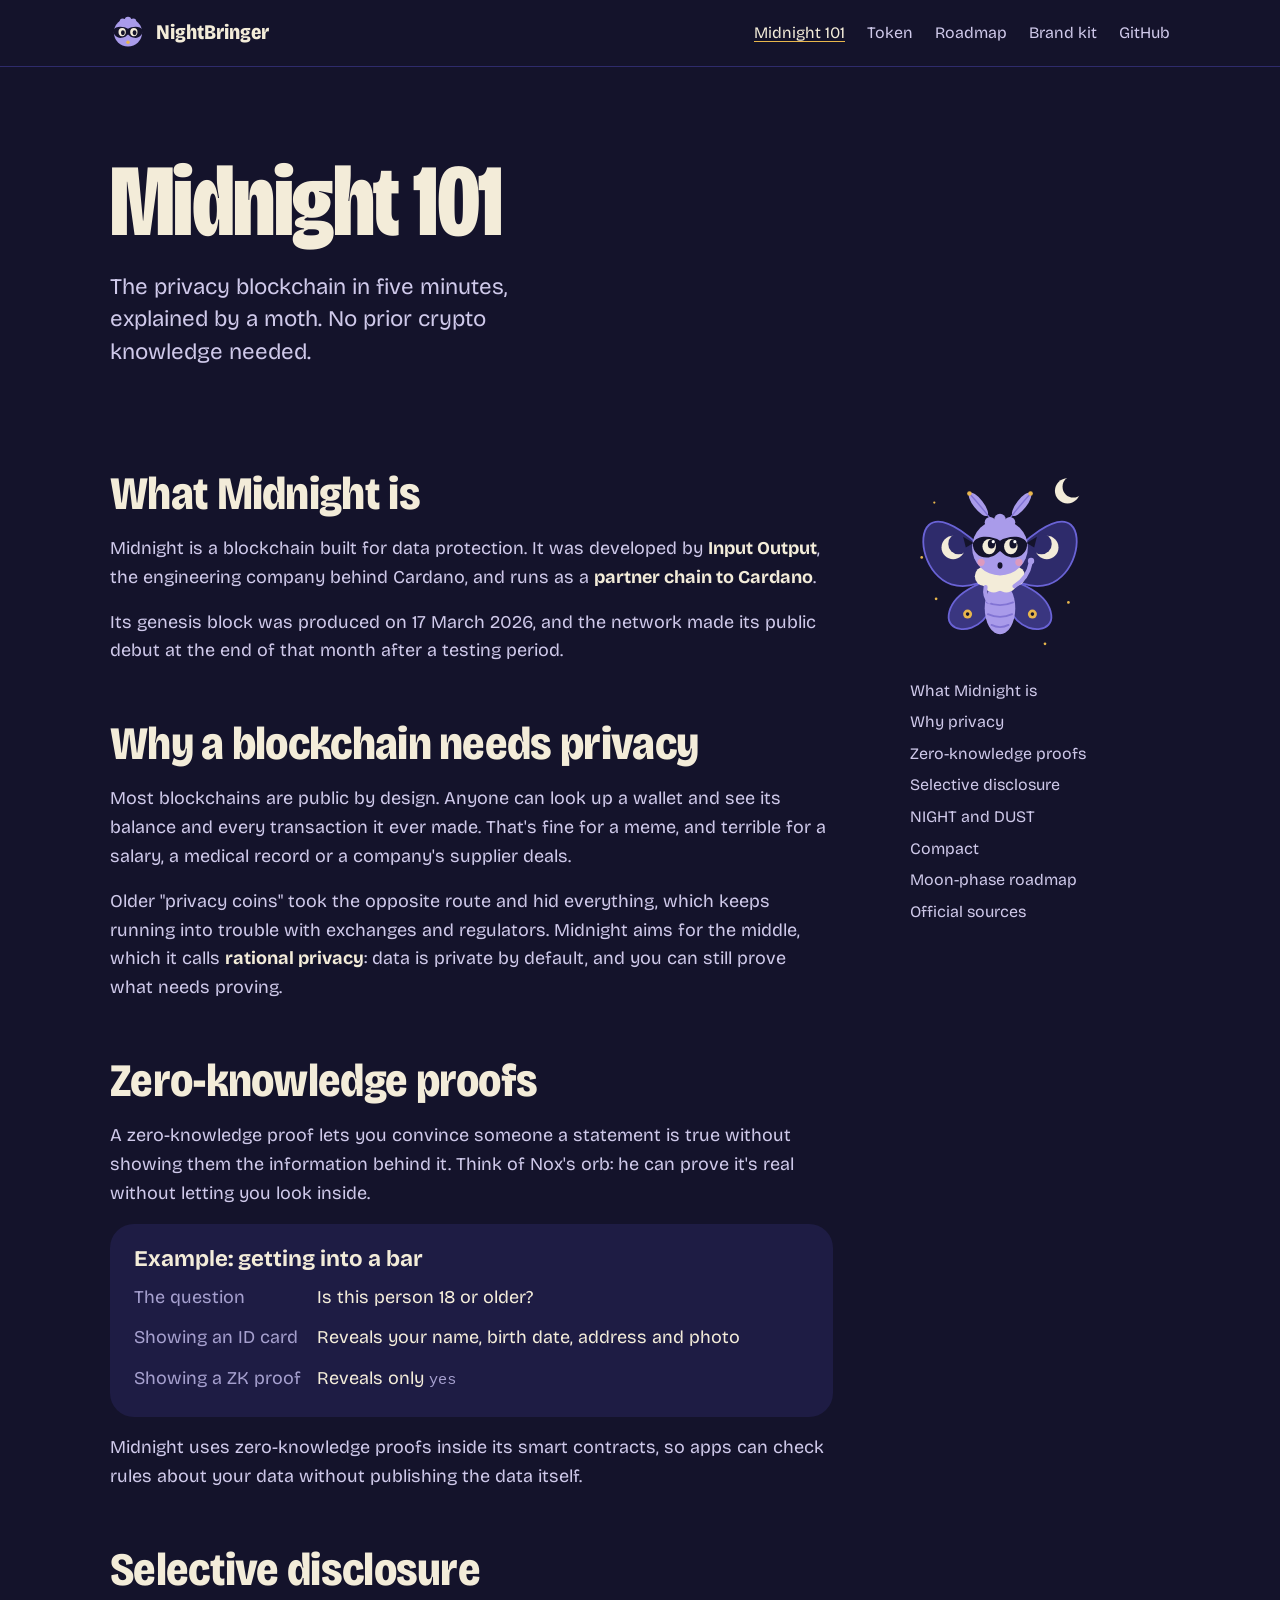
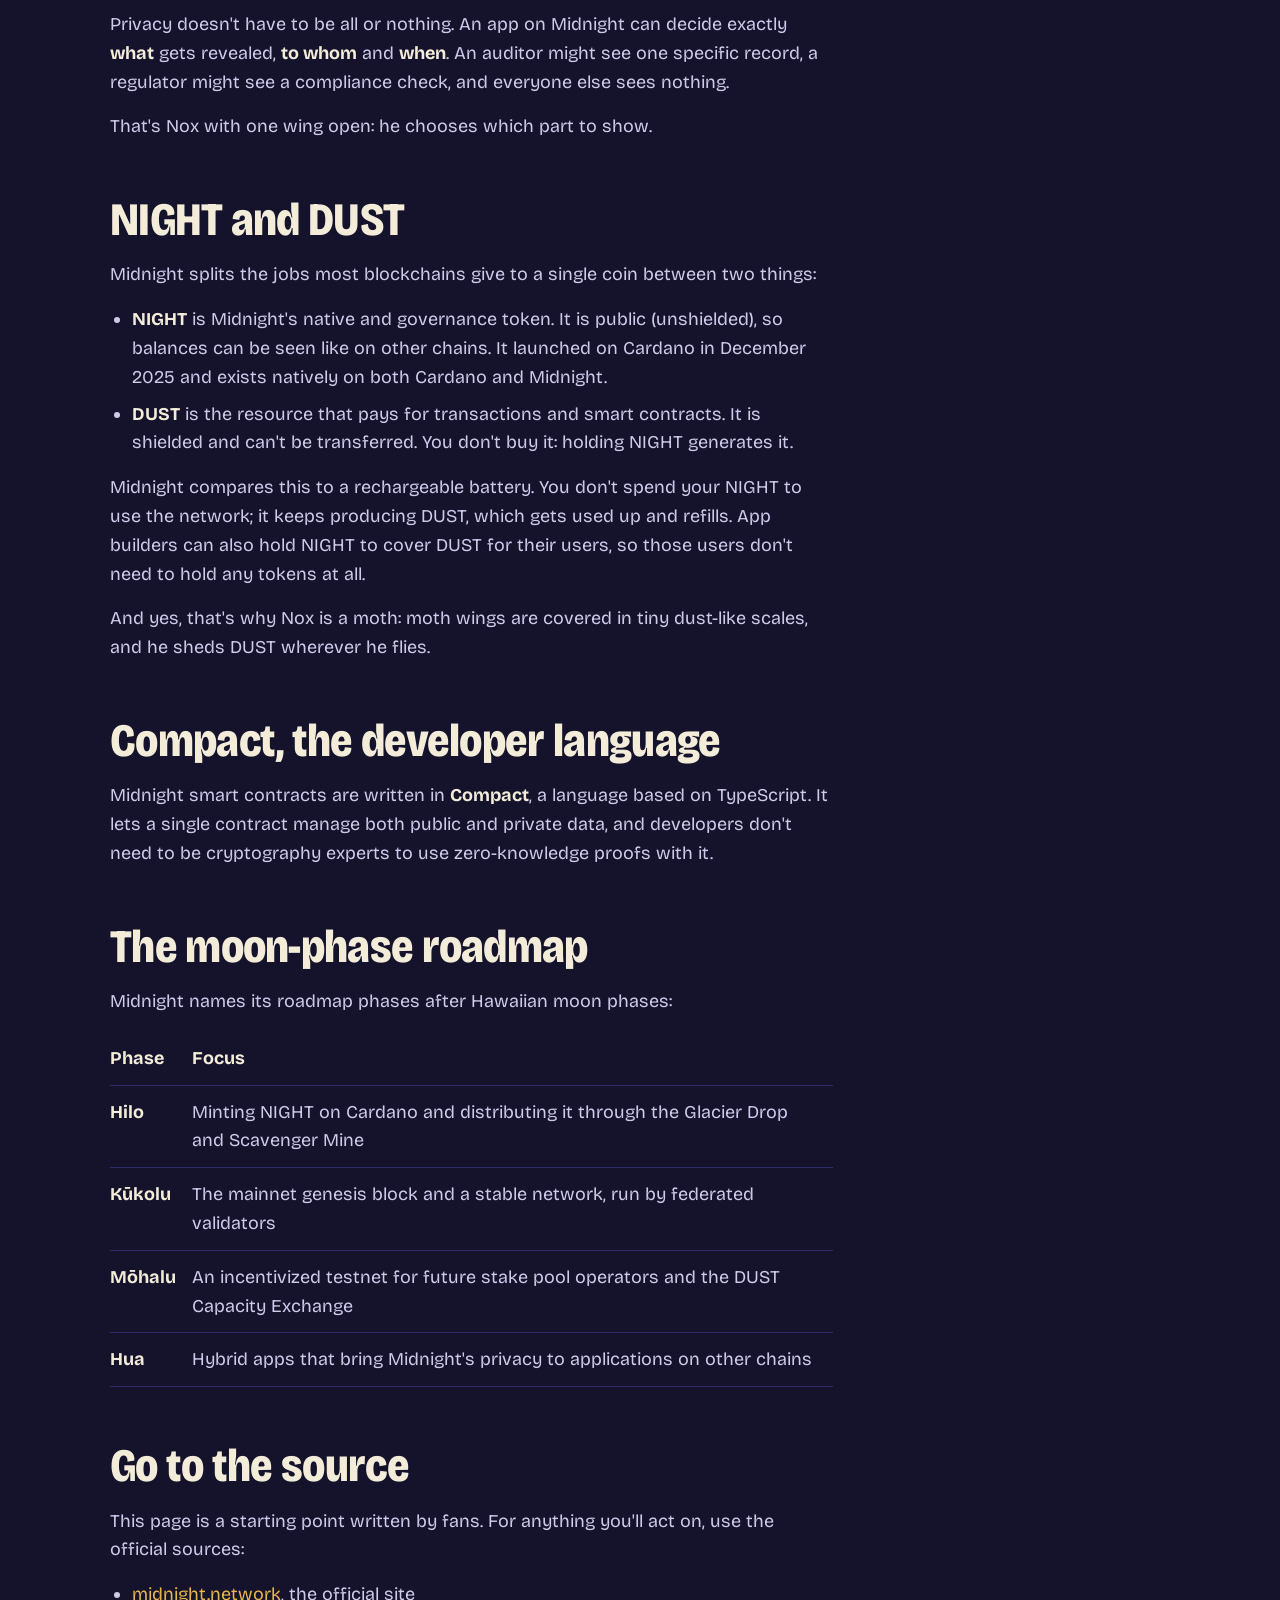
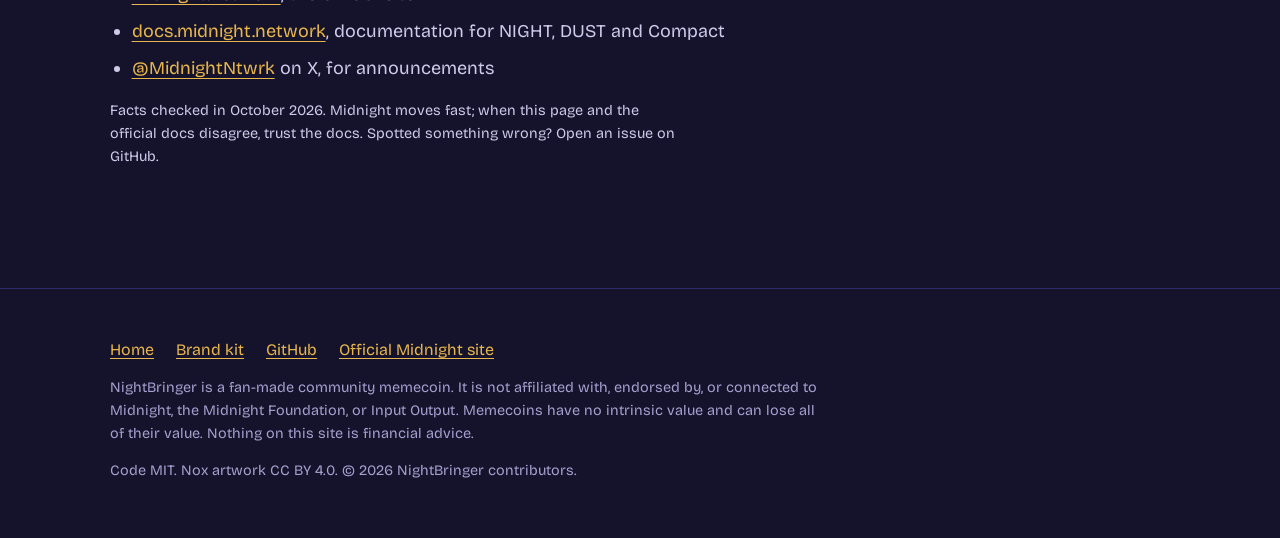
<file: site/midnight.html>
<!doctype html>
<html lang="en">
<head>
<meta charset="utf-8">
<meta name="viewport" content="width=device-width, initial-scale=1">
<title>Midnight 101: the privacy blockchain in five minutes | NightBringer</title>
<meta name="description" content="A plain-language explainer of Midnight: zero-knowledge proofs, selective disclosure, NIGHT and DUST, Compact, and the moon-phase roadmap.">
<meta name="theme-color" content="#14132B">
<link rel="icon" href="assets/brand/favicon.svg" type="image/svg+xml">
<link rel="canonical" href="https://nox-on-midnight.github.io/nox/midnight.html">
<meta property="og:type" content="article">
<meta property="og:title" content="Midnight 101, explained by a moth">
<meta property="og:description" content="Zero-knowledge proofs, selective disclosure, NIGHT and DUST. Five minutes, no jargon.">
<meta property="og:url" content="https://nox-on-midnight.github.io/nox/midnight.html">
<meta property="og:image" content="https://nox-on-midnight.github.io/nox/assets/og.png">
<meta name="twitter:card" content="summary_large_image">
<link rel="preconnect" href="https://fonts.googleapis.com">
<link rel="preconnect" href="https://fonts.gstatic.com" crossorigin>
<link rel="stylesheet" href="https://fonts.googleapis.com/css2?family=Bricolage+Grotesque:opsz,wdth,wght@12..96,75..100,400..800&display=swap">
<link rel="stylesheet" href="assets/css/style.css">
</head>
<body>
<a class="skip" href="#main">Skip to content</a>

<header class="site-header">
  <div class="wrap">
    <a class="brand" href="index.html"><img src="assets/brand/favicon.svg" alt="" width="36" height="36">NightBringer</a>
    <nav class="site-nav" aria-label="Main">
      <ul>
        <li><a href="midnight.html" aria-current="page">Midnight 101</a></li>
        <li><a href="index.html#token">Token</a></li>
        <li><a href="index.html#roadmap">Roadmap</a></li>
        <li><a href="brand.html">Brand kit</a></li>
        <li><a data-link="github" href="#" hidden>GitHub</a></li>
      </ul>
    </nav>
  </div>
</header>

<main id="main">
<section class="hero" aria-labelledby="page-title">
  <div class="wrap" style="display: grid; gap: 22px; grid-template-columns: minmax(0, 1fr)">
    <h1 id="page-title">Midnight 101</h1>
    <p class="lede">The privacy blockchain in five minutes, explained by a moth. No prior crypto knowledge needed.</p>
  </div>
</section>

<section class="section" style="padding-top: 0; border-top: 0">
  <div class="wrap article">
    <article class="article-body">

      <section id="what" aria-labelledby="what-h">
        <h2 id="what-h">What Midnight is</h2>
        <p>Midnight is a blockchain built for data protection. It was developed by <strong>Input Output</strong>, the engineering company behind Cardano, and runs as a <strong>partner chain to Cardano</strong>.</p>
        <p>Its genesis block was produced on 17 March 2026, and the network made its public debut at the end of that month after a testing period.</p>
      </section>

      <section id="why" aria-labelledby="why-h">
        <h2 id="why-h">Why a blockchain needs privacy</h2>
        <p>Most blockchains are public by design. Anyone can look up a wallet and see its balance and every transaction it ever made. That's fine for a meme, and terrible for a salary, a medical record or a company's supplier deals.</p>
        <p>Older "privacy coins" took the opposite route and hid everything, which keeps running into trouble with exchanges and regulators. Midnight aims for the middle, which it calls <strong>rational privacy</strong>: data is private by default, and you can still prove what needs proving.</p>
      </section>

      <section id="zk" aria-labelledby="zk-h">
        <h2 id="zk-h">Zero-knowledge proofs</h2>
        <p>A zero-knowledge proof lets you convince someone a statement is true without showing them the information behind it. Think of Nox's orb: he can prove it's real without letting you look inside.</p>
        <div class="example" role="group" aria-label="Example: proving your age">
          <h3>Example: getting into a bar</h3>
          <div class="row"><span>The question</span><span>Is this person 18 or older?</span></div>
          <div class="row"><span>Showing an ID card</span><span>Reveals your name, birth date, address and photo</span></div>
          <div class="row"><span>Showing a ZK proof</span><span>Reveals only <span class="hidden-val">yes</span></span></div>
        </div>
        <p>Midnight uses zero-knowledge proofs inside its smart contracts, so apps can check rules about your data without publishing the data itself.</p>
      </section>

      <section id="disclosure" aria-labelledby="disclosure-h">
        <h2 id="disclosure-h">Selective disclosure</h2>
        <p>Privacy doesn't have to be all or nothing. An app on Midnight can decide exactly <strong>what</strong> gets revealed, <strong>to whom</strong> and <strong>when</strong>. An auditor might see one specific record, a regulator might see a compliance check, and everyone else sees nothing.</p>
        <p>That's Nox with one wing open: he chooses which part to show.</p>
      </section>

      <section id="tokens" aria-labelledby="tokens-h">
        <h2 id="tokens-h">NIGHT and DUST</h2>
        <p>Midnight splits the jobs most blockchains give to a single coin between two things:</p>
        <ul>
          <li><strong>NIGHT</strong> is Midnight's native and governance token. It is public (unshielded), so balances can be seen like on other chains. It launched on Cardano in December 2025 and exists natively on both Cardano and Midnight.</li>
          <li><strong>DUST</strong> is the resource that pays for transactions and smart contracts. It is shielded and can't be transferred. You don't buy it: holding NIGHT generates it.</li>
        </ul>
        <p>Midnight compares this to a rechargeable battery. You don't spend your NIGHT to use the network; it keeps producing DUST, which gets used up and refills. App builders can also hold NIGHT to cover DUST for their users, so those users don't need to hold any tokens at all.</p>
        <p>And yes, that's why Nox is a moth: moth wings are covered in tiny dust-like scales, and he sheds DUST wherever he flies.</p>
      </section>

      <section id="compact" aria-labelledby="compact-h">
        <h2 id="compact-h">Compact, the developer language</h2>
        <p>Midnight smart contracts are written in <strong>Compact</strong>, a language based on TypeScript. It lets a single contract manage both public and private data, and developers don't need to be cryptography experts to use zero-knowledge proofs with it.</p>
      </section>

      <section id="roadmap" aria-labelledby="roadmap-h">
        <h2 id="roadmap-h">The moon-phase roadmap</h2>
        <p>Midnight names its roadmap phases after Hawaiian moon phases:</p>
        <table class="phase-table">
          <thead><tr><th scope="col">Phase</th><th scope="col">Focus</th></tr></thead>
          <tbody>
            <tr><th scope="row">Hilo</th><td>Minting NIGHT on Cardano and distributing it through the Glacier Drop and Scavenger Mine</td></tr>
            <tr><th scope="row">Kūkolu</th><td>The mainnet genesis block and a stable network, run by federated validators</td></tr>
            <tr><th scope="row">Mōhalu</th><td>An incentivized testnet for future stake pool operators and the DUST Capacity Exchange</td></tr>
            <tr><th scope="row">Hua</th><td>Hybrid apps that bring Midnight's privacy to applications on other chains</td></tr>
          </tbody>
        </table>
      </section>

      <section id="next" aria-labelledby="next-h">
        <h2 id="next-h">Go to the source</h2>
        <p>This page is a starting point written by fans. For anything you'll act on, use the official sources:</p>
        <ul>
          <li><a href="https://midnight.network">midnight.network</a>, the official site</li>
          <li><a href="https://docs.midnight.network">docs.midnight.network</a>, documentation for NIGHT, DUST and Compact</li>
          <li><a href="https://x.com/MidnightNtwrk">@MidnightNtwrk</a> on X, for announcements</li>
        </ul>
        <p class="small">Facts checked in October 2026. Midnight moves fast; when this page and the official docs disagree, trust the docs. Spotted something wrong? Open an issue on GitHub.</p>
      </section>

    </article>

    <aside class="aside" aria-label="On this page">
      <img src="assets/brand/nox-wen-moon.svg" alt="Nox pointing up at a crescent moon" width="180" height="189">
      <ul class="toc">
        <li><a href="#what">What Midnight is</a></li>
        <li><a href="#why">Why privacy</a></li>
        <li><a href="#zk">Zero-knowledge proofs</a></li>
        <li><a href="#disclosure">Selective disclosure</a></li>
        <li><a href="#tokens">NIGHT and DUST</a></li>
        <li><a href="#compact">Compact</a></li>
        <li><a href="#roadmap">Moon-phase roadmap</a></li>
        <li><a href="#next">Official sources</a></li>
      </ul>
    </aside>
  </div>
</section>
</main>

<footer class="site-footer">
  <div class="wrap">
    <ul class="footer-links">
      <li><a href="index.html">Home</a></li>
      <li><a href="brand.html">Brand kit</a></li>
      <li><a data-link="github" href="#" hidden>GitHub</a></li>
      <li><a href="https://midnight.network">Official Midnight site</a></li>
    </ul>
    <p>NightBringer is a fan-made community memecoin. It is not affiliated with, endorsed by, or connected to Midnight, the Midnight Foundation, or Input Output. Memecoins have no intrinsic value and can lose all of their value. Nothing on this site is financial advice.</p>
    <p>Code MIT. Nox artwork CC BY 4.0. © <span data-year>2026</span> NightBringer contributors.</p>
  </div>
</footer>

<script src="assets/js/config.js"></script>
<script src="assets/js/main.js"></script>
</body>
</html>
</file>
<file: site/assets/css/style.css>
/* NightBringer — site styles
   Palette and type come from the Nox brand kit (assets/brand). */

:root {
  --ink: #14132B;
  --ink-2: #1E1C44;
  --indigo: #2E2B6B;
  --rim: #6A63D6;
  --lav: #A99BEA;
  --cream: #F3ECD9;
  --gold: #E8B64C;
  --muted: #CFC9EA;
  --faint: #A6A0CF;
  --danger: #F2A38F;

  --sans: "Bricolage Grotesque", system-ui, -apple-system, "Segoe UI", sans-serif;
  --mono: ui-monospace, SFMono-Regular, Menlo, Consolas, monospace;

  --step--1: 0.9rem;
  --step-0: 1.125rem;
  --step-1: 1.4rem;
  --step-2: 1.75rem;
  --step-3: clamp(2rem, 4vw, 2.9rem);
  --step-4: clamp(3rem, 8vw, 6.4rem);

  --wrap: 1140px;
  --gutter: clamp(16px, 4vw, 40px);
  color-scheme: dark;
}

*,
*::before,
*::after { box-sizing: border-box; }

/* config.js hides empty links and launch-state notices with the hidden attribute */
[hidden] { display: none !important; }

html { scroll-behavior: smooth; }
@media (prefers-reduced-motion: reduce) { html { scroll-behavior: auto; } }

body {
  margin: 0;
  background: var(--ink);
  color: var(--cream);
  font-family: var(--sans);
  font-size: var(--step-0);
  line-height: 1.6;
  -webkit-font-smoothing: antialiased;
}

img, svg { max-width: 100%; display: block; }

a { color: var(--gold); text-underline-offset: 0.2em; text-decoration-thickness: 1px; }
a:hover { color: var(--cream); }

:focus-visible { outline: 3px solid var(--gold); outline-offset: 3px; border-radius: 4px; }

.skip {
  position: absolute; left: 16px; top: -100px;
  background: var(--gold); color: var(--ink); padding: 8px 14px; border-radius: 8px; font-weight: 700;
}
.skip:focus { top: 16px; }

.wrap { max-width: var(--wrap); margin: 0 auto; padding: 0 var(--gutter); }

h1, h2, h3 { margin: 0; line-height: 1.02; font-weight: 800; letter-spacing: -0.015em; }
h1 { font-size: var(--step-4); font-stretch: 75%; line-height: 0.92; }
h2 { font-size: var(--step-3); font-stretch: 85%; }
h3 { font-size: var(--step-1); font-weight: 700; letter-spacing: 0; }
p { margin: 0; max-width: 64ch; }
.lede { font-size: var(--step-1); line-height: 1.45; color: var(--muted); max-width: 34ch; }
.muted { color: var(--muted); }
.small { font-size: var(--step--1); color: var(--faint); }

/* ---------- header ---------- */
.site-header { border-bottom: 1px solid var(--indigo); }
.site-header .wrap {
  display: flex; align-items: center; justify-content: space-between; gap: 16px 32px;
  flex-wrap: wrap; padding-top: 14px; padding-bottom: 14px;
}
.brand {
  display: inline-flex; align-items: center; gap: 10px;
  color: var(--cream); text-decoration: none; font-weight: 800; font-size: 1.3rem; font-stretch: 85%;
}
.brand img { width: 36px; height: 36px; }
.site-nav ul { list-style: none; margin: 0; padding: 0; display: flex; flex-wrap: wrap; gap: 4px 22px; }
.site-nav a { color: var(--muted); text-decoration: none; font-size: 1rem; padding: 6px 0; display: inline-block; }
.site-nav a:hover,
.site-nav a[aria-current="page"] { color: var(--cream); text-decoration: underline; text-decoration-color: var(--gold); }

/* ---------- buttons ---------- */
.btn {
  display: inline-flex; align-items: center; justify-content: center; gap: 8px;
  min-height: 48px; padding: 0 22px; border-radius: 999px;
  font: inherit; font-weight: 700; font-size: 1.05rem; text-decoration: none; cursor: pointer;
  border: 2px solid var(--rim); background: transparent; color: var(--cream);
}
.btn:hover { border-color: var(--lav); color: var(--cream); }
.btn-primary { background: var(--gold); border-color: var(--gold); color: var(--ink); }
.btn-primary:hover { background: var(--cream); border-color: var(--cream); color: var(--ink); }
.actions { display: flex; flex-wrap: wrap; gap: 12px; }

/* ---------- sections ---------- */
.section { padding: clamp(64px, 10vw, 120px) 0; }
.section + .section { border-top: 1px solid var(--indigo); }
.section-head { display: grid; gap: 14px; margin-bottom: clamp(32px, 5vw, 56px); }

/* ---------- hero ---------- */
.hero { padding: clamp(40px, 7vw, 88px) 0 clamp(56px, 8vw, 104px); }
.hero .wrap {
  display: grid; grid-template-columns: minmax(0, 1.05fr) minmax(0, 1fr);
  gap: clamp(32px, 5vw, 72px); align-items: center;
}
.hero-copy { display: grid; gap: 26px; }
.hero-copy h1 span { display: block; color: var(--lav); }

.stage {
  position: relative; border-radius: 40px 40px 200px 200px; background: var(--ink-2);
  padding: clamp(16px, 3vw, 32px) clamp(16px, 3vw, 32px) 24px;
  display: grid; gap: 16px; justify-items: center;
}
.stage-controls { display: grid; gap: 8px; justify-items: center; text-align: center; padding-bottom: 12px; }
.stage-caption { color: var(--muted); font-size: 1rem; min-height: 1.6em; }

/* the interactive mascot */
.nox { width: min(100%, 480px); height: auto; overflow: visible; }
.nox .wings,
.nox .cloak,
.nox .pupils { transform-box: view-box; transition: transform .55s cubic-bezier(.3, .7, .2, 1), opacity .4s ease; }
.nox .wings { transform-origin: 200px 235px; }
.nox .cloak { transform-origin: 200px 200px; opacity: 0; transform: scale(.55, .3); }
.nox.is-shielded .wings { opacity: 0; transform: scale(.35); }
.nox.is-shielded .cloak { opacity: 1; transform: none; }
.nox.is-shielded .pupils { transform: translateX(-7px); }

.nox .dust circle { animation: twinkle 4.2s ease-in-out infinite; }
.nox .dust circle:nth-child(3n) { animation-delay: -1.4s; }
.nox .dust circle:nth-child(3n+1) { animation-delay: -2.8s; }
@keyframes twinkle { 0%, 100% { opacity: .25; } 50% { opacity: 1; } }
@media (prefers-reduced-motion: reduce) {
  .nox .wings, .nox .cloak, .nox .pupils { transition: none; }
  .nox .dust circle { animation: none; }
}

/* ---------- traits ---------- */
.traits { list-style: none; margin: 0; padding: 0; display: grid; grid-template-columns: repeat(2, minmax(0, 1fr)); gap: 40px 56px; }
.trait { display: grid; grid-template-columns: 112px minmax(0, 1fr); gap: 20px; align-items: start; }
.trait img { width: 112px; height: auto; }
.trait h3 { margin-bottom: 6px; }
.trait p { color: var(--muted); }
.trait .means { display: block; color: var(--gold); font-weight: 600; margin-top: 6px; font-size: 1rem; }

/* ---------- token ---------- */
.token { display: grid; grid-template-columns: minmax(0, .8fr) minmax(0, 1.2fr); gap: clamp(32px, 6vw, 80px); align-items: start; }
.ticker { font-size: clamp(4rem, 12vw, 8.5rem); font-weight: 800; font-stretch: 75%; line-height: .85; color: var(--gold); letter-spacing: -0.02em; overflow-wrap: anywhere; }
.specs { margin: 0; display: grid; grid-template-columns: max-content minmax(0, 1fr); gap: 0; border-top: 1px solid var(--indigo); }
.specs dt, .specs dd { margin: 0; padding: 16px 0; border-bottom: 1px solid var(--indigo); }
.specs dt { color: var(--faint); padding-right: 32px; }
.specs dd { font-weight: 600; }
.policy { display: flex; flex-wrap: wrap; align-items: center; gap: 10px; }
.policy code { font-family: var(--mono); font-size: .95rem; font-weight: 400; overflow-wrap: anywhere; word-break: break-all; }
.copy-btn {
  min-height: 44px; padding: 0 16px; border-radius: 999px; border: 2px solid var(--rim);
  background: transparent; color: var(--cream); font: inherit; font-size: .95rem; font-weight: 600; cursor: pointer;
}
.copy-btn:hover { border-color: var(--lav); }
.copy-btn[disabled] { display: none; }

.notice {
  margin-top: 28px; padding: 18px 22px; border-radius: 18px;
  background: var(--ink-2); border: 2px solid var(--gold); color: var(--cream);
}
.notice strong { color: var(--gold); }

/* ---------- roadmap ---------- */
.phases { list-style: none; margin: 0; padding: 0; display: grid; gap: 0; }
.phase { display: grid; grid-template-columns: 56px minmax(0, 1fr); gap: 24px; padding-bottom: 40px; position: relative; }
.phase:not(:last-child)::before {
  content: ""; position: absolute; left: 27px; top: 60px; bottom: 6px; width: 2px; background: var(--indigo);
}
.phase svg { width: 56px; height: 56px; }
.phase h3 { display: flex; flex-wrap: wrap; align-items: baseline; gap: 4px 14px; margin-bottom: 8px; }
.status { font-size: .9rem; font-weight: 600; padding: 2px 12px; border-radius: 999px; border: 1.5px solid var(--rim); color: var(--muted); }
.status.done { border-color: var(--gold); color: var(--gold); }
.phase ul { margin: 0; padding-left: 1.1em; color: var(--muted); }
.phase p { color: var(--muted); }
.phase li + li { margin-top: 4px; }

/* ---------- safety ---------- */
.safety { display: grid; grid-template-columns: repeat(2, minmax(0, 1fr)); gap: 40px 56px; }
.rule-list { list-style: none; margin: 0; padding: 0; display: grid; gap: 14px; }
.rule-list li { display: grid; grid-template-columns: 28px minmax(0, 1fr); gap: 12px; align-items: start; }
.rule-list svg { width: 24px; height: 24px; margin-top: 4px; }
.rule-list.never svg { color: var(--danger); }
.rule-list.always svg { color: var(--gold); }
.safety h3 { margin-bottom: 18px; }

/* ---------- community ---------- */
.channels { list-style: none; margin: 0; padding: 0; display: flex; flex-wrap: wrap; gap: 12px; }
.channels [hidden] { display: none; }

/* ---------- article (Midnight 101) ---------- */
.article { display: grid; grid-template-columns: minmax(0, 1fr) 260px; gap: clamp(32px, 6vw, 80px); }
.article-body { display: grid; gap: 56px; }
.article-body section { display: grid; gap: 16px; }
.article-body p, .article-body li { color: var(--muted); }
.article-body p strong, .article-body li strong { color: var(--cream); }
.article-body ul, .article-body ol { margin: 0; padding-left: 1.2em; max-width: 64ch; display: grid; gap: 8px; }
.aside { position: sticky; top: 24px; align-self: start; display: grid; gap: 18px; }
.aside img { width: 180px; }
.toc { list-style: none; margin: 0; padding: 0; display: grid; gap: 6px; font-size: 1rem; }
.toc a { color: var(--muted); text-decoration: none; }
.toc a:hover { color: var(--cream); text-decoration: underline; }

.example {
  border-radius: 24px; background: var(--ink-2); padding: 24px; display: grid; gap: 12px; max-width: 64ch;
}
.example .row { display: grid; grid-template-columns: 9.5em minmax(0, 1fr); gap: 12px; }
.example .row span:first-child { color: var(--faint); }
.example .hidden-val { color: var(--lav); font-family: var(--mono); font-size: .95rem; }

.phase-table { width: 100%; max-width: 64ch; border-collapse: collapse; }
.phase-table th, .phase-table td { text-align: left; padding: 12px 16px 12px 0; border-bottom: 1px solid var(--indigo); vertical-align: top; }
.phase-table th { color: var(--cream); white-space: nowrap; }
.phase-table td { color: var(--muted); }

/* ---------- brand kit ---------- */
.gallery { list-style: none; margin: 0; padding: 0; display: grid; grid-template-columns: repeat(auto-fill, minmax(230px, 1fr)); gap: 28px; }
.gallery figure { margin: 0; display: grid; gap: 12px; }
.gallery .art { background: var(--ink-2); border-radius: 28px; padding: 20px; }
.gallery .art img { width: 100%; height: auto; aspect-ratio: 1; object-fit: contain; }
.gallery figcaption { display: flex; justify-content: space-between; align-items: baseline; gap: 12px; flex-wrap: wrap; }
.gallery figcaption a { font-size: 1rem; }

.swatches { list-style: none; margin: 0; padding: 0; display: grid; grid-template-columns: repeat(auto-fill, minmax(160px, 1fr)); gap: 24px; }
.swatch { display: grid; gap: 6px; }
.swatch .chip { height: 88px; border-radius: 18px; border: 2px solid var(--indigo); }
.swatch button {
  justify-self: start; background: none; border: 0; padding: 4px 0; min-height: 32px; font: inherit; font-family: var(--mono);
  font-size: .95rem; color: var(--muted); cursor: pointer; text-decoration: underline; text-decoration-color: var(--indigo); text-underline-offset: .25em;
}
.swatch button:hover { color: var(--cream); }

.dos { display: grid; grid-template-columns: repeat(2, minmax(0, 1fr)); gap: 40px 56px; }

/* ---------- 404 ---------- */
.lost { min-height: 70vh; display: grid; place-items: center; text-align: center; padding: 48px 0; }
.lost .wrap { display: grid; gap: 20px; justify-items: center; }
.lost img { width: min(300px, 70vw); }

/* ---------- footer ---------- */
.site-footer { border-top: 1px solid var(--indigo); padding: 48px 0 56px; }
.site-footer .wrap { display: grid; gap: 14px; }
.site-footer p { font-size: var(--step--1); color: var(--faint); max-width: 80ch; }
.footer-links { list-style: none; margin: 0; padding: 0; display: flex; flex-wrap: wrap; gap: 6px 22px; font-size: 1rem; }

.toast {
  position: fixed; left: 50%; bottom: 24px; transform: translateX(-50%);
  background: var(--cream); color: var(--ink); padding: 10px 18px; border-radius: 999px; font-weight: 700;
  opacity: 0; pointer-events: none; transition: opacity .2s;
}
.toast.show { opacity: 1; }

/* ---------- responsive ---------- */
@media (max-width: 880px) {
  .hero .wrap, .token, .article { grid-template-columns: minmax(0, 1fr); }
  .stage { order: -1; border-radius: 32px 32px 140px 140px; }
  .traits, .safety, .dos { grid-template-columns: minmax(0, 1fr); }
  .aside { position: static; order: -1; }
  .aside .toc { display: none; }
}
@media (max-width: 520px) {
  .trait { grid-template-columns: 80px minmax(0, 1fr); gap: 14px; }
  .trait img { width: 80px; }
  .specs { grid-template-columns: minmax(0, 1fr); }
  .specs dt { padding-bottom: 0; border-bottom: 0; }
  .example .row { grid-template-columns: minmax(0, 1fr); gap: 2px; }
}
</file>
